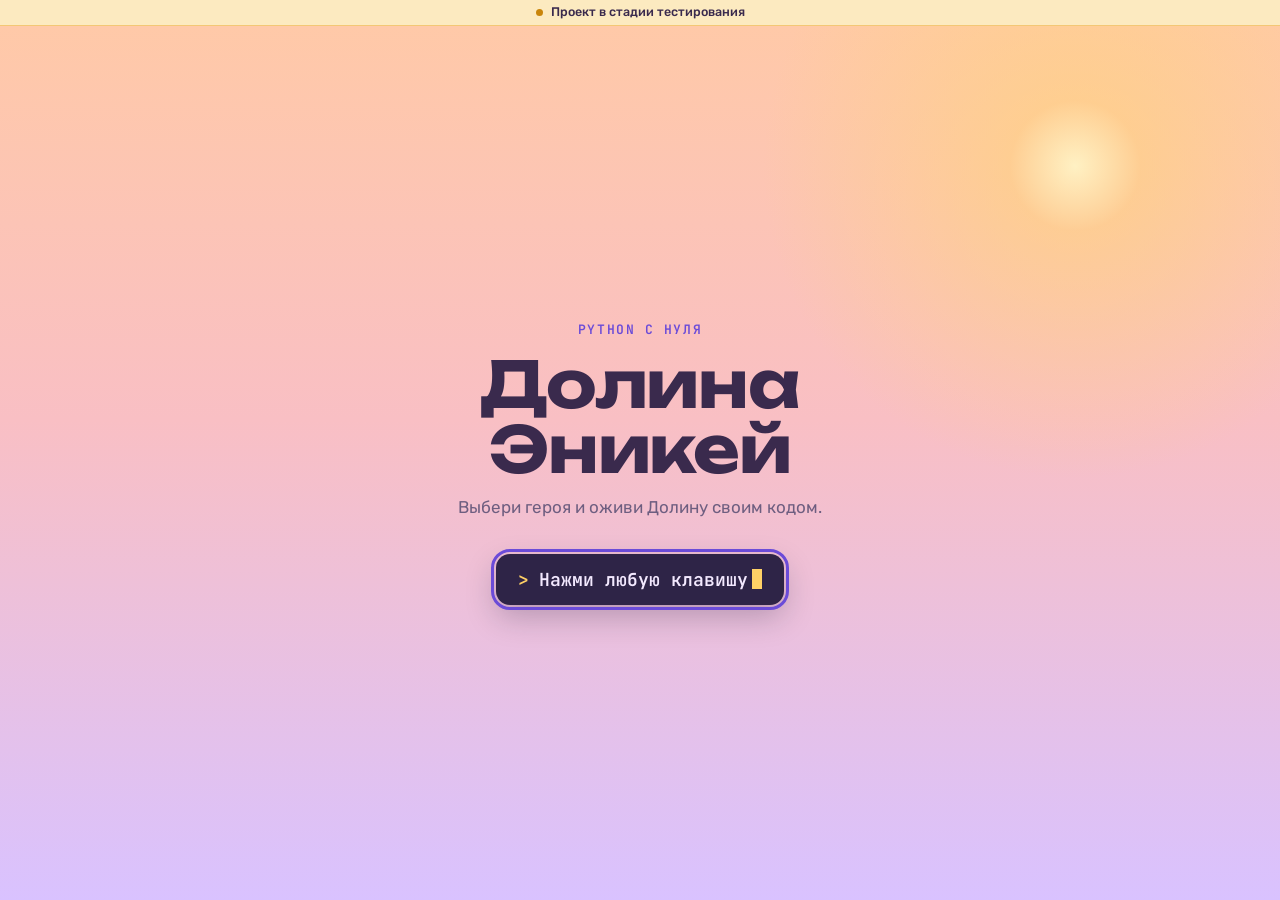
<file: index.html>
<!DOCTYPE html>
<html lang="ru">
<head>
<meta charset="utf-8">
<meta name="viewport" content="width=device-width, initial-scale=1, viewport-fit=cover">
<title>Долина Эникей — Python с нуля</title>
<link rel="preconnect" href="https://fonts.googleapis.com">
<link rel="preconnect" href="https://fonts.gstatic.com" crossorigin>
<link href="https://fonts.googleapis.com/css2?family=JetBrains+Mono:wght@400;600&family=Rubik:wght@400;500;600&family=Unbounded:wght@600;700&display=swap" rel="stylesheet">
<link rel="stylesheet" href="css/style.css">
</head>
<body>
<!-- Плашка сверху на всех экранах: закреплена над карточками, в ролике ?show и при печати скрыта (css/style.css, «Плашка тестирования») -->
<div class="beta" role="note"><i aria-hidden="true"></i>Проект в стадии тестирования</div>
<div class="splash" id="splash">
  <div class="splash-inner">
    <p class="splash-kicker">python с нуля</p>
    <h2>Долина Эникей</h2>
    <p class="lead">Выбери героя и оживи Долину своим кодом.</p>
    <button type="button" class="splash-btn" id="splashBtn"><span class="p">&gt;</span><span class="desk">Нажми любую клавишу</span><span class="touch">Коснись, чтобы начать</span><span class="cur" aria-hidden="true"></span></button>
  </div>
</div>
<section class="journey" id="journey" role="dialog" aria-modal="true" aria-labelledby="journeyTitle" aria-describedby="journeyIntro" hidden>
  <div class="journey-inner">
    <div class="journey-heading">
      <p class="splash-kicker">Долина Эникей · твоё приключение</p>
      <h2 id="journeyTitle">Кто отправится в Долину?</h2>
      <p id="journeyIntro">У каждого героя — свой путь. Нового героя ждут первые команды, открытия и звёзды.</p>
    </div>
    <div class="journey-grid" id="journeyCards" role="radiogroup" aria-label="Персонаж"></div>
    <div class="journey-footer">
      <div class="journey-summary" aria-live="polite"><b id="journeyName"></b><p id="journeyNote"></p></div>
      <button type="button" class="btn ghost" id="journeyCancel" hidden>Вернуться в игру</button>
      <button type="button" class="btn primary" id="journeyGo">Начать путь</button>
    </div>
    <p class="journey-save-note">Все герои проходят один курс. Пути сохраняются отдельно в этом браузере.</p>
    <p id="journeyError" class="journey-error" role="alert" hidden></p>
  </div>
</section>
<div class="app">
  <header class="top">
    <div class="brand">
      <h1>Долина Эникей</h1>
      <!-- Карта долины вместо списка уроков: кнопка открывает карту (js/app.js, renderValley) -->
      <button type="button" class="map-btn" id="mapBtn" aria-haspopup="dialog" aria-controls="valley">
        <span class="mb-ico" aria-hidden="true"><svg viewBox="0 0 24 24" fill="none" stroke="currentColor" stroke-width="2" stroke-linecap="round" stroke-linejoin="round"><path d="M9 4 3 6v14l6-2 6 2 6-2V4l-6 2z"/><path d="M9 4v14M15 6v14"/></svg></span>
        <span class="mb-text" id="mbText"></span>
        <span class="mb-stars" id="mbStars"></span>
      </button>
      <select id="lessonSel" hidden aria-hidden="true" tabindex="-1"></select>
      <button type="button" class="hero-badge" id="heroBtn" aria-haspopup="dialog" aria-controls="heroPage">
        <span class="hb-lvl" id="hbLvl">1</span>
        <span class="hb-text"><b id="hbName">Бит</b> <span id="hbTitle">Новичок</span></span>
        <span class="hb-bar" aria-hidden="true"><i id="hbBar"></i></span>
      </button>
    </div>
    <nav class="tabs" id="tabs" aria-label="Задания урока"></nav>
  </header>

  <main>
    <section class="code-pane" aria-label="Задание и код">
      <!-- Режим показа (?show): подпись к уровню вместо задания -->
      <div class="reel-cap" id="reelCap"><p class="reel-lesson" id="reelLesson"></p><h2 id="reelTitle"></h2><p class="reel-what" id="reelWhat"></p></div>
      <!-- Испытание Сбоя: идёт попытка — сколько решено, «Завершить» и «Выйти» (js/app.js, раздел «Испытание Сбоя») -->
      <div class="trial-bar" id="trialBar" hidden>
        <span class="tb-ico" title="Испытание Сбоя"><svg viewBox="0 0 24 24" aria-hidden="true"><path d="M14.5 17.5 3 6V3h3l11.5 11.5"/><path d="m13 19 6-6M16 16l4 4M19 21l2-2"/><path d="M9.5 6.5 21 18M14 5l7-2-2 7"/></svg></span>
        <span class="tb-text"><b id="trialCount"></b><span class="tb-note">без подсказок</span></span>
        <span class="tb-btns">
          <button type="button" class="btn secondary" id="trialFinish">Завершить</button>
          <button type="button" class="btn ghost" id="trialPause" title="Испытание подождёт: продолжить можно с карты долины">Выйти</button>
        </span>
      </div>
      <!-- Домашка по ссылке (#hw=…): какие задания задал репетитор и какие уже готовы -->
      <div class="hw" id="hw" hidden>
        <div class="hw-head"><b id="hwTitle">Домашка</b><span id="hwCount"></span><button type="button" class="hw-x" id="hwHide" aria-label="Скрыть домашку" title="Скрыть домашку">×</button></div>
        <div class="hw-list" id="hwList"></div>
      </div>
      <article class="task">
        <p class="num-line" id="taskNum"></p>
        <h2 id="taskTitle"></h2>
        <p class="goal" id="taskGoal"></p>
        <p class="new"><b id="taskNewLbl">Новое:</b> <span id="taskNew"></span></p>
        <div class="chips" id="chips" aria-label="Команды для этого задания"></div>
        <!-- Задание в консоли Python: как должно получиться (ввод и вывод первой проверки) -->
        <div class="py-sample" id="pySample" hidden></div>
      </article>

      <div class="editor">
        <div class="ed-bar"><span class="file" id="edFile">герой.py</span><span class="ed-tools">
          <button type="button" id="bigBtn" aria-pressed="false" title="Крупный шрифт — удобно показывать экран на занятии">A+</button>
          <button type="button" id="resetBtn">Вернуть исходный код</button></span></div>
        <div class="ed-scroll" id="edScroll">
          <div class="ed-inner">
            <div class="gutter" id="gutter" aria-hidden="true"></div>
            <div class="ed-code">
              <div class="band" id="band" hidden></div>
              <pre id="hl" aria-hidden="true"></pre>
              <textarea id="code" spellcheck="false" autocapitalize="off" autocomplete="off" autocorrect="off" wrap="off" aria-label="Код программы"></textarea>
            </div>
          </div>
        </div>
      </div>

      <!-- Переменные программы и что знает Бит: обновляется на каждой строке при запуске и в режиме «Шаг» -->
      <div class="vars" id="vars" aria-live="off" hidden></div>

      <div class="controls">
        <button type="button" class="btn primary" id="runBtn">Запуск</button>
        <button type="button" class="btn secondary" id="stepBtn">Шаг</button>
        <button type="button" class="btn secondary guess-btn" id="guessBtn" aria-pressed="false" title="Покажи на карте, где остановится Бит, — и проверим">Угадай</button>
        <button type="button" class="btn ghost" id="stopBtn" disabled>Стоп</button>
        <label class="speed">Скорость <input type="range" id="speed" min="0.5" max="3" step="0.5" value="1"><output id="speedVal">1,0×</output></label>
      </div>

      <div class="out" id="out" role="log" aria-live="polite"></div>

      <div class="hints">
        <div class="hints-row"><button type="button" class="btn secondary" id="hintBtn">Подсказка 1 из 2</button></div>
        <div id="hintBox" class="hints"></div>
      </div>
    </section>

    <section class="world" aria-label="Игровой мир">
      <!-- Мост к Python: вместо мира — карточка «у Бита → в Python», план для репетитора и консоль (js/app.js, runConsole) -->
      <div class="pyw" id="pyw" hidden>
        <section class="bridge" aria-labelledby="brTitle">
          <h3 id="brTitle">Мост к Python</h3>
          <p id="brText"></p>
          <div class="br-cols">
            <div class="br-col"><span class="br-cap">У Бита</span><pre class="br-code" id="brBit"></pre></div>
            <div class="br-arrow" aria-hidden="true">→</div>
            <div class="br-col"><span class="br-cap">В обычном Python</span><pre class="br-code" id="brPy"></pre></div>
          </div>
          <details class="tutor" id="tutor"><summary>Для репетитора: план на 15 минут</summary><ol id="tutorList"></ol></details>
        </section>
        <div class="pyc" role="region" aria-label="Консоль Python">
          <div class="pyc-bar"><span class="pyc-dots" aria-hidden="true"><i></i><i></i><i></i></span><span>Консоль Python</span></div>
          <pre class="pyc-out" id="pycOut" aria-live="polite"></pre>
        </div>
      </div>
      <div class="sky" id="sky" aria-hidden="true"></div>
      <div id="stage">
        <div class="bubble" id="bubble" aria-hidden="true"></div>
      </div>
      <div class="hud tl">
        <div class="hud-box">
          <span class="map-label" id="mapLabel">Карта 1 из 3</span>
          <div class="dots">
            <button type="button" class="dot" aria-label="Показать карту 1">1</button>
            <button type="button" class="dot" aria-label="Показать карту 2">2</button>
            <button type="button" class="dot" aria-label="Показать карту 3">3</button>
          </div>
        </div>
      </div>
      <div class="hud tr">
        <button type="button" class="hud-btn icon-btn" id="soundBtn" aria-pressed="true"></button>
        <button type="button" class="hud-btn" id="topBtn" aria-pressed="false">Вид сверху</button>
        <button type="button" class="hud-btn" id="newMapsBtn">Новые карты</button>
        <button type="button" class="hud-btn" id="liteBtn" aria-pressed="false">Лёгкая графика</button>
      </div>
      <div class="hud bl"><div class="hud-box coins" id="coins" hidden></div></div>
      <div class="reel-toast" id="reelToast" hidden></div>
      <!-- Режим «Угадай»: на карте три варианта, ученик выбирает, где остановится Бит -->
      <div class="hud tc" id="guessHud" hidden>
        <div class="hud-box guess-box">
          <span>Где остановится Бит?</span>
          <span class="guess-opts" id="guessOpts"></span>
          <button type="button" class="hud-btn" id="guessCancel">Отмена</button>
        </div>
      </div>
      <div class="result" id="result" hidden>
        <div class="res-card" role="dialog" aria-labelledby="resTitle">
          <div class="res-stars" id="resStars"></div>
          <h3 id="resTitle"></h3>
          <p class="res-level" id="resLevel" hidden></p>
          <ul id="resList"></ul>
          <div class="res-actions">
            <button type="button" class="btn primary" id="nextBtn">Дальше</button>
            <button type="button" class="btn secondary" id="againBtn">Новые карты</button>
            <button type="button" class="btn secondary bonus-btn" id="bonusBtn" hidden>★ Задание со звёздочкой</button>
            <button type="button" class="btn secondary" id="editLvlBtn" hidden>✎ Изменить уровень</button>
          </div>
        </div>
      </div>
      <!-- Реплика персонажа: пролог, начало и конец квеста -->
      <div class="talk" id="talk" hidden>
        <div class="talk-card" role="dialog" aria-labelledby="talkName" aria-describedby="talkText">
          <div class="talk-face" id="talkFace" aria-hidden="true"></div>
          <div class="talk-body">
            <p class="talk-name" id="talkName"></p>
            <p class="talk-text" id="talkText"></p>
            <div class="talk-actions">
              <button type="button" class="btn primary" id="talkNext">Дальше</button>
              <button type="button" class="btn ghost" id="talkSkip">Пропустить</button>
            </div>
          </div>
        </div>
      </div>
    </section>
  </main>
</div>
<!-- Режим показа (?show): карточки в начале и в конце ролика для Авито (тексты — REEL в js/app.js) -->
<div class="reel" id="reel" hidden>
  <div class="reel-card">
    <div class="reel-hero" id="reelHero" aria-hidden="true"></div>
    <p class="reel-kicker" id="reelKicker"></p>
    <h2 class="reel-name" id="reelName"></h2>
    <p class="reel-lead" id="reelLead"></p>
    <ul class="reel-lines" id="reelLines"></ul>
    <p class="reel-cta" id="reelCta" hidden></p>
  </div>
  <p class="reel-hint" id="reelHint"></p>
</div>
<!-- Карта долины: края по урокам (заполняет js/app.js, renderValley) -->
<div class="valley" id="valley" hidden>
  <div class="valley-card" role="dialog" aria-modal="true" aria-labelledby="valleyTitle">
    <div class="valley-head">
      <div><h2 id="valleyTitle">Карта долины</h2><p id="valleySub"></p></div>
      <div class="valley-tools">
        <button type="button" class="btn secondary trial-open" id="valleyTrial">Испытание Сбоя</button>
        <button type="button" class="btn secondary" id="valleyHw">Задать домашку</button>
        <button type="button" class="btn secondary" id="valleyMsg">Родителям</button>
        <button type="button" class="btn secondary" id="valleyEdit">✎ Свой уровень</button>
        <button type="button" class="gear-close" id="valleyClose" aria-label="Закрыть">×</button>
      </div>
    </div>
    <div class="valley-map" id="valleyMap"></div>
  </div>
</div>
<!-- Задать домашку: репетитор отмечает задания и получает ссылку (js/app.js, openHwBuilder) -->
<div class="valley" id="hwEd" hidden>
  <div class="valley-card hw-card" role="dialog" aria-modal="true" aria-labelledby="hwEdTitle">
    <div class="valley-head">
      <div><h2 id="hwEdTitle">Задать домашку</h2><p>Отметь задания и отправь ссылку: первое задание откроется сразу, над ним будет список домашки, а прогресс ученика сохранится.</p></div>
      <button type="button" class="gear-close" id="hwEdClose" aria-label="Закрыть">×</button>
    </div>
    <div class="hw-lessons" id="hwLessons"></div>
    <p class="hw-sum" id="hwSum" role="status"></p>
    <label class="hw-field"><span>Ссылка</span><input id="hwUrl" readonly></label>
    <label class="hw-field"><span>Сообщение</span><textarea id="hwMsg" rows="3" readonly></textarea></label>
    <div class="lvl-actions">
      <button type="button" class="btn primary" id="hwCopyMsg">Скопировать сообщение</button>
      <button type="button" class="btn secondary" id="hwCopyUrl">Скопировать ссылку</button>
    </div>
  </div>
</div>
<!-- Сообщения родителям: готовые тексты для репетитора — обращение, имя и подпись подставляются сами (js/messages.js, js/app.js — openMessages) -->
<div class="valley" id="msgEd" hidden>
  <div class="valley-card msg-card" role="dialog" aria-modal="true" aria-labelledby="msgTitle">
    <div class="valley-head">
      <div><h2 id="msgTitle">Сообщения родителям</h2><p>Готовые тексты для переписки — от ответа на Авито до просьбы об отзыве. Впиши имена, и они встанут во все тексты. В [квадратных скобках] — что дописать самим.</p></div>
      <button type="button" class="gear-close" id="msgClose" aria-label="Закрыть">×</button>
    </div>
    <div class="msg-fields">
      <label class="hw-field"><span>Имя ученика</span><input id="msgName" maxlength="24" autocomplete="off" placeholder="например, Саша"></label>
      <label class="hw-field"><span>Обращение к родителю — по желанию</span><input id="msgParent" maxlength="40" autocomplete="off" placeholder="например, Анна Сергеевна"></label>
      <label class="hw-field"><span>Подпись — по желанию</span><input id="msgSign" maxlength="40" autocomplete="off" placeholder="например, Мария, репетитор по Python"></label>
    </div>
    <ol class="msg-list" id="msgList"></ol>
    <p class="hp-tip msg-more">Для объявления: <a href="?shots">кадры для Авито</a> — готовые картинки, <a href="?show">ролик</a> — Бит сам проходит уровни, а запись экрана становится видео.</p>
  </div>
</div>
<!-- Свой уровень: редактор карты, проверка и ссылка (js/app.js, openEditor) -->
<div class="valley" id="lvlEd" hidden>
  <div class="valley-card lvl-card" role="dialog" aria-modal="true" aria-labelledby="lvlHead">
    <div class="valley-head">
      <div><h2 id="lvlHead">Свой уровень</h2><p>Нарисуй карту, реши её своей программой и отправь ссылку другу — или репетитору.</p></div>
      <button type="button" class="gear-close" id="lvlClose" aria-label="Закрыть">×</button>
    </div>
    <div class="lvl-bar">
      <div class="lvl-tools" id="lvlTools" role="radiogroup" aria-label="Что рисуем"></div>
      <div class="lvl-size">
        <span>Ширина</span><button type="button" data-size="w,-1" aria-label="Уже">−</button><output id="lvlW"></output><button type="button" data-size="w,1" aria-label="Шире">+</button>
        <span>Высота</span><button type="button" data-size="h,-1" aria-label="Ниже">−</button><output id="lvlH"></output><button type="button" data-size="h,1" aria-label="Выше">+</button>
      </div>
    </div>
    <div class="lvl-grid" id="lvlGrid" aria-label="Карта уровня"></div>
    <label class="lvl-name"><span>Название</span><input id="lvlName" maxlength="40" autocomplete="off" spellcheck="false"></label>
    <p class="lvl-status" id="lvlStatus" role="status"></p>
    <div class="lvl-actions">
      <button type="button" class="btn primary" id="lvlPlay">Играть</button>
      <button type="button" class="btn secondary" id="lvlLink">Ссылка на уровень</button>
      <button type="button" class="btn ghost" id="lvlClear">Очистить</button>
    </div>
    <input class="lvl-url" id="lvlUrl" readonly hidden aria-label="Ссылка на уровень">
  </div>
</div>
<!-- Итог пролога: карточка для ученика и родителя после пробного занятия (заполняет js/app.js) -->
<div class="recap" id="recap" hidden>
  <div class="recap-card" role="dialog" aria-modal="true" aria-labelledby="recapTitle">
    <header class="recap-top">
      <div class="recap-head">
        <p class="recap-kicker">Долина Эникей · <span id="recapDate"></span></p>
        <h2 id="recapTitle">Пролог пройден!</h2>
        <p class="recap-lead">Первые программы на настоящем Python — и робот Бит выполнил каждую.</p>
        <p class="recap-gear" id="recapGear"></p>
      </div>
      <div class="recap-hero" id="recapHero" aria-hidden="true"><span class="recap-lvl" id="recapLvl"></span></div>
    </header>
    <ul class="recap-stats" id="recapStats" aria-label="Итоги"></ul>
    <div class="recap-grid">
      <section>
        <h3>Задания</h3>
        <ol class="recap-tasks" id="recapTasks"></ol>
        <h3>Команды, которые уже знакомы</h3>
        <div class="recap-cmds" id="recapCmds"></div>
      </section>
      <section>
        <h3>Последняя программа</h3>
        <pre class="recap-code" id="recapCode"></pre>
      </section>
    </div>
    <section class="recap-next">
      <h3>Что дальше</h3>
      <p id="recapNextText"></p>
      <ol class="recap-path" id="recapPath" aria-label="Путь по долине"></ol>
    </section>
    <div class="recap-actions">
      <button type="button" class="btn primary" id="recapGo"></button>
      <button type="button" class="btn secondary" id="recapCert">Грамота</button>
      <button type="button" class="btn secondary" id="recapClose">Закрыть</button>
    </div>
  </div>
</div>
<!-- Испытание Сбоя: что проверяем, прошлые попытки, «Начать» или «Продолжить» (js/app.js, openTrialCard) -->
<div class="recap trial" id="trialCard" hidden>
  <div class="recap-card trial-card" role="dialog" aria-modal="true" aria-labelledby="tcTitle">
    <button type="button" class="gear-close tr-close" id="tcClose" aria-label="Закрыть">×</button>
    <header class="tc-head">
      <span class="tc-badge" aria-hidden="true"><svg viewBox="0 0 24 24" aria-hidden="true"><path d="M14.5 17.5 3 6V3h3l11.5 11.5"/><path d="m13 19 6-6M16 16l4 4M19 21l2-2"/><path d="M9.5 6.5 21 18M14 5l7-2-2 7"/></svg></span>
      <div>
        <p class="recap-kicker">Глава 1 · Долина Эникей</p>
        <h2 id="tcTitle">Испытание Сбоя</h2>
        <p class="recap-lead">Шесть испытаний — по одному на каждую тему главы. Карты новые, подсказок нет. Запускать и смотреть «Шагом» можно сколько угодно — засчитывается то, что получилось.</p>
      </div>
    </header>
    <h3>Что проверяем</h3>
    <ol class="tc-topics" id="tcTopics"></ol>
    <div id="tcHistBox" hidden>
      <h3>Прошлые испытания</h3>
      <div class="tr-hist" id="tcHist"></div>
    </div>
    <p class="tc-warn" id="tcWarn" hidden></p>
    <p class="tc-tutor">Для репетитора: первый раз — как точка отсчёта, дальше раз в месяц-два. Итог — карточкой для родителя: видно, как растёт результат.</p>
    <div class="recap-actions">
      <button type="button" class="btn primary" id="tcStart">Начать испытание</button>
      <button type="button" class="btn secondary" id="tcRestart" hidden>Начать заново</button>
      <button type="button" class="btn secondary" id="tcLast" hidden>Итог последнего</button>
    </div>
  </div>
</div>
<!-- Итог испытания — карточка для родителя: счёт, темы, было → стало, ссылка (js/app.js, openTrialResult). По ссылке #trial=… — только смотреть -->
<div class="recap trial" id="trialRes" hidden>
  <div class="recap-card trial-card" role="dialog" aria-modal="true" aria-labelledby="trTitle">
    <button type="button" class="gear-close tr-close" id="trClose" aria-label="Закрыть">×</button>
    <header class="tr-top">
      <div class="tr-ring" id="trRing" aria-hidden="true"></div>
      <div class="tr-head">
        <p class="recap-kicker" id="trKicker"></p>
        <h2 id="trTitle"></h2>
        <p class="recap-lead" id="trLead"></p>
        <p class="tr-name" id="trName" hidden></p>
      </div>
    </header>
    <p class="hp-shared-note" id="trSharedNote" hidden>Это итог испытания по ссылке: его можно только смотреть.</p>
    <h3>Темы главы</h3>
    <ul class="tr-topics" id="trTopics"></ul>
    <p class="tr-sum" id="trSum"></p>
    <section id="trGrowBox">
      <h3>Как растёт результат</h3>
      <div class="tr-hist big" id="trHist"></div>
      <p class="tr-delta" id="trDelta"></p>
    </section>
    <section class="hp-share" id="trShare" hidden>
      <h3>Поделиться</h3>
      <p class="hp-tip">Ссылка открывает эту карточку только для просмотра — например, для родителей. Всё нужное зашито в саму ссылку.</p>
      <label class="hw-field"><span>Ссылка</span><input id="trUrl" readonly></label>
      <label class="hw-field"><span>Сообщение</span><textarea id="trMsg" rows="3" readonly></textarea></label>
      <div class="lvl-actions">
        <button type="button" class="btn primary" id="trCopyMsg">Скопировать сообщение</button>
        <button type="button" class="btn secondary" id="trCopyUrl">Скопировать ссылку</button>
      </div>
      <p class="hw-sum" id="trShareSum" role="status"></p>
    </section>
    <div class="recap-actions">
      <button type="button" class="btn primary" id="trShareBtn">Поделиться</button>
      <button type="button" class="btn secondary" id="trCert" hidden>Грамота</button>
      <button type="button" class="btn primary" id="trOpenGame" hidden>Открыть Долину</button>
      <button type="button" class="btn secondary" id="trDone">Закрыть</button>
    </div>
  </div>
</div>
<!-- Грамота: за пролог, за Испытание Сбоя на 6 из 6 и за всю главу. Рисунок на canvas (js/cert.js) — он же идёт
     в печать (A4 альбомом, «Сохранить как PDF») и в картинку PNG для чата с родителями (js/app.js, openCert) -->
<div class="recap over cert" id="cert" hidden>
  <div class="recap-card cert-card" role="dialog" aria-modal="true" aria-labelledby="certTitle">
    <button type="button" class="gear-close tr-close" id="certClose" aria-label="Закрыть">×</button>
    <header class="cert-head">
      <p class="recap-kicker">Долина Эникей · для родителей</p>
      <h2 id="certTitle">Грамота</h2>
      <p class="recap-lead" id="certLead"></p>
    </header>
    <div class="cert-kinds" id="certKinds" aria-label="Какая грамота"></div>
    <div class="cert-paper"><canvas id="certCanvas" width="2970" height="2100" role="img" aria-label="Грамота"></canvas></div>
    <div class="cert-fields">
      <label class="hw-field"><span>Имя на грамоте</span><input id="certName" maxlength="24" autocomplete="off" placeholder="например, Саша Петрова"></label>
      <label class="hw-field"><span>Подпись репетитора — по желанию</span><input id="certTutor" maxlength="32" autocomplete="off" placeholder="например, Анна Сергеевна"></label>
    </div>
    <p class="hp-tip">Печать — лист A4 альбомом, в окне печати можно выбрать «Сохранить как PDF». Картинка — чтобы отправить в чат. Без имени на грамоте останется строка: его можно вписать от руки.</p>
    <div class="recap-actions">
      <button type="button" class="btn primary" id="certPrint">Распечатать или PDF</button>
      <button type="button" class="btn secondary" id="certPng">Скачать картинку</button>
      <button type="button" class="btn secondary" id="certShare" hidden>Отправить</button>
    </div>
    <p class="hw-sum" id="certSum" role="status"></p>
  </div>
</div>
<!-- Кадры для объявления (?shots): постеры для Авито на canvas (js/poster.js), каждый сохраняется картинкой PNG.
     Данные выдуманные, прогресс учеников не читается и не меняется (js/app.js, startShots) -->
<div class="shots" id="shots" hidden>
  <header class="shots-head">
    <div>
      <p class="recap-kicker">Долина Эникей · для объявления</p>
      <h2>Кадры для Авито</h2>
      <p class="recap-lead">Готовые картинки для объявления. Данные выдуманные, прогресс учеников на этом компьютере не меняется. Порядок — как в объявлении: первый кадр станет обложкой.</p>
    </div>
    <div class="shots-tools">
      <div class="shots-size" id="shotsSize" role="group" aria-label="Формат кадров">
        <button type="button" data-size="wide" aria-pressed="true">4:3 — для Авито</button>
        <button type="button" data-size="square" aria-pressed="false">1:1 — квадрат</button>
      </div>
      <button type="button" class="btn primary" id="shotsAll" disabled>Скачать все</button>
      <a class="btn ghost" id="shotsExit" href="./">Выйти</a>
    </div>
  </header>
  <p class="shots-status" id="shotsStatus" role="status"></p>
  <ol class="shots-grid" id="shotsGrid"></ol>
</div>
<!-- Страница героя: Бит на острове своего края, звание, темы курса, достижения, лавка Ады (кристаллы), снаряжение.
     По ссылке #hero=… та же страница открывается только для просмотра (js/app.js, openHeroPage) -->
<div class="hp" id="heroPage" hidden>
  <div class="hp-card" role="dialog" aria-modal="true" aria-labelledby="hpTitle">
    <button type="button" class="gear-close hp-close" id="hpClose" aria-label="Закрыть">×</button>
    <div class="hp-top">
      <div class="hp-stage" id="hpStage">
        <span class="hp-lvl" id="hpLvl" aria-hidden="true"></span>
        <span class="hp-gems" id="hpGems"></span>
        <span class="hp-place" id="hpPlace"></span>
        <!-- Примерка вещи из лавки: что надето на Бита сейчас и кнопка «Купить» -->
        <div class="hp-try" id="hpTry" hidden>
          <span class="hp-try-text"><b id="hpTryName"></b><span id="hpTryPrice"></span></span>
          <button type="button" class="btn primary" id="hpBuy">Купить</button>
          <button type="button" class="gear-close" id="hpTryOff" aria-label="Снять примерку">×</button>
        </div>
      </div>
      <div class="hp-head">
        <p class="hp-kicker" id="hpKicker"></p>
        <h2 id="hpTitle">Бит</h2>
        <p class="hp-rank" id="hpRank"></p>
        <p class="hp-name" id="hpName" hidden></p>
        <div class="hp-tabs" id="hpTabs" role="tablist" aria-label="Разделы страницы героя">
          <button type="button" role="tab" id="hpTabProg" aria-controls="hpPanelProg" aria-selected="true" data-tab="Prog">Прогресс</button>
          <button type="button" role="tab" id="hpTabShop" aria-controls="hpPanelShop" aria-selected="false" data-tab="Shop">Лавка Ады <span class="hp-gem-n" id="hpGemsTab"></span></button>
          <button type="button" role="tab" id="hpTabGear" aria-controls="hpPanelGear" aria-selected="false" data-tab="Gear">Снаряжение</button>
        </div>
        <div class="hp-panel" id="hpPanelProg" role="tabpanel" aria-labelledby="hpTabProg">
          <div class="hp-level">
            <div class="hp-level-line"><span id="hpLevelText"></span><span id="hpLevelStars"></span></div>
            <div class="hp-bar" aria-hidden="true"><i id="hpBar"></i></div>
            <p class="hp-next" id="hpNext"></p>
          </div>
          <ul class="hp-stats" id="hpStats" aria-label="Статистика"></ul>
        </div>
        <div class="hp-panel hp-scroll" id="hpPanelShop" role="tabpanel" aria-labelledby="hpTabShop" hidden>
          <p class="hp-tip" id="hpShopTip"></p>
          <ul class="hp-shop" id="hpShop"></ul>
          <p class="hp-shop-msg" id="hpShopMsg" role="status"></p>
        </div>
        <div class="hp-panel hp-scroll" id="hpPanelGear" role="tabpanel" aria-labelledby="hpTabGear" hidden>
          <p class="hp-tip" id="gearSub"></p>
          <ul class="gear-list hp-gear" id="gearList"></ul>
        </div>
      </div>
    </div>
    <p class="hp-shared-note" id="hpSharedNote" hidden>Это страница героя по ссылке: её можно только смотреть. Свой прогресс в этом браузере не меняется.</p>
    <section class="hp-sec">
      <h3>Темы курса</h3>
      <ol class="hp-topics" id="hpTopics"></ol>
    </section>
    <section class="hp-sec">
      <h3>Достижения <span class="hp-count" id="hpAchCount"></span></h3>
      <p class="hp-tip" id="hpAchTip">Нажми на полученное достижение — оно станет титулом под званием.</p>
      <ul class="hp-ach" id="hpAch"></ul>
    </section>
    <section class="hp-sec" id="hpTrialSec">
      <h3>Испытание Сбоя <span class="hp-count" id="hpTrialBest"></span></h3>
      <div class="tr-hist" id="hpTrialHist"></div>
      <div class="hp-trial-actions" id="hpTrialActions">
        <button type="button" class="btn secondary" id="hpTrialGo">Испытание Сбоя</button>
        <button type="button" class="btn ghost" id="hpTrialLast" hidden>Итог последнего</button>
      </div>
    </section>
    <section class="hp-sec" id="hpCertSec">
      <h3>Грамоты <span class="hp-count" id="hpCertCount"></span></h3>
      <ul class="hp-certs" id="hpCerts"></ul>
    </section>
    <section class="hp-sec" id="hpCodeSec">
      <h3 id="hpCodeTitle">Последняя программа</h3>
      <pre class="recap-code" id="hpCode"></pre>
    </section>
    <section class="hp-sec hp-share" id="hpShare" hidden>
      <h3>Поделиться</h3>
      <p class="hp-tip">Ссылка открывает эту страницу только для просмотра — для родителей, репетитора или друга. Всё нужное зашито в саму ссылку.</p>
      <label class="hw-field"><span>Имя на странице — по желанию</span><input id="hpNameInput" maxlength="24" autocomplete="off" placeholder="например, Саша"></label>
      <label class="hw-field"><span>Ссылка</span><input id="hpUrl" readonly></label>
      <label class="hw-field"><span>Сообщение</span><textarea id="hpMsg" rows="3" readonly></textarea></label>
      <div class="lvl-actions">
        <button type="button" class="btn primary" id="hpCopyMsg">Скопировать сообщение</button>
        <button type="button" class="btn secondary" id="hpCopyUrl">Скопировать ссылку</button>
      </div>
      <p class="hw-sum" id="hpShareSum" role="status"></p>
    </section>
    <div class="recap-actions hp-actions">
      <button type="button" class="btn primary" id="hpShareBtn">Поделиться</button>
      <button type="button" class="btn primary" id="hpOpenGame" hidden>Открыть Долину</button>
      <button type="button" class="btn secondary" id="storyBtn">История долины</button>
      <button type="button" class="btn secondary" id="recapBtn" hidden>Итог пролога</button>
    </div>
  </div>
</div>
<!-- 3D-библиотека (локальная копия, работает без интернета) -->
<script src="js/three.min.js"></script>
<!-- Учебный Python: разбор и пошаговое выполнение кода -->
<script src="js/minipy.js"></script>
<!-- Мир: команды героя и карты -->
<script src="js/world.js"></script>
<!-- Уроки по порядку: каждый файл добавляет себя в HeroWorld.LESSONS. Пролог — пробное занятие -->
<script src="js/lessons/0-prolog.js"></script>
<script src="js/lessons/1-komandy.js"></script>
<script src="js/lessons/2-cikly.js"></script>
<script src="js/lessons/3-usloviya.js"></script>
<script src="js/lessons/4-poka.js"></script>
<script src="js/lessons/5-peremennye.js"></script>
<script src="js/lessons/6-funkcii.js"></script>
<script src="js/lessons/7-labirint.js"></script>
<!-- Испытание Сбоя: шесть заданий по темам главы, результат — карточкой для родителя -->
<script src="js/trial.js"></script>
<!-- Сюжет: персонажи и реплики. Прокачка: уровни и снаряжение героя -->
<script src="js/story.js"></script>
<script src="js/gear.js"></script>
<!-- Достижения для страницы героя -->
<script src="js/awards.js"></script>
<!-- Грамота: рисунок для печати и картинки. Кадры для объявления (?shots) -->
<script src="js/cert.js"></script>
<script src="js/poster.js"></script>
<!-- Сообщения родителям: готовые тексты для репетитора -->
<script src="js/messages.js"></script>
<!-- Мост к Python: консоль обычного Python в каждом уроке -->
<script src="js/bridge.js"></script>
<!-- Звуки: синтез в браузере, без файлов -->
<script src="js/sound.js"></script>
<!-- Интерфейс, 3D-сцена и анимации -->
<script src="js/bit.js"></script>
<script src="js/inventor.js"></script>
<script src="js/finist.js"></script>
<script src="js/journeys.js"></script>
<script src="js/app.js"></script>
</body>
</html>
</file>
<file: css/style.css>
:root {
  --bg: #FFF0E6; --panel: #FFFFFF; --panel-2: #FFF7F0; --ink: #3A2A4D; --muted: #6E5E80; --line: #F0D9CC;
  --accent: #6B4BD8; --accent-ink: #FFFFFF; --accent-soft: #EFE6FF; --accent-deep: #4B32A6;
  --gold: #C9850A; --gold-star: #F5B82E; --mint: #1E9E7E; --danger: #D9482B; --coral: #FF9F6B;
  --sky1: #FFC9A8; --sky-mid: #F9BFC4; --sky2: #D9C2FF; --hud: rgba(255,255,255,.8);
  --sky-isle: rgba(196,128,170,.30); --sky-bank: #FFFFFF; --sky-bank-near: #FFF7FA; --sky-bank-op: .5; --sky-bank-near-op: .7; --sky-star: #FFF4E0; --stars: 0; --birds: .5; --sky-bird: #8A5A8C;
  --sun: radial-gradient(circle at 84% 16%, rgba(255,243,196,.95) 0, rgba(255,212,121,.55) 5%, rgba(255,212,121,0) 24%);
  --glow1: #FFD9C2; --glow2: #E6DBFF;
  --code: #2E2447; --code-bar: #3A2D5C; --code-line: #45376B; --code-ink: #F3E9FF; --code-dim: #75688F; --code-com: #8F82A8; --code-chip: #45376B;
  --shadow: 0 10px 24px rgba(107,75,216,.10), 0 2px 6px rgba(58,42,77,.06);
  --vm-grass: #CDEBB4; --vm-grass2: #B5DD97; --vm-river: #8DCFF5; --vm-rock: #B7AEC8; --vm-tree: #4CA86A; --vm-path: #C9A06E;
  --ui: "Rubik", "Segoe UI", system-ui, sans-serif;
  --display: "Unbounded", "Rubik", "Segoe UI", sans-serif;
  --mono: "JetBrains Mono", "Consolas", "Menlo", monospace;
  color-scheme: light;
}
@media (prefers-color-scheme: dark) {
  :root:not([data-theme="light"]) {
    --bg: #1B1530; --panel: #271F45; --panel-2: #2F2755; --ink: #FBEFE6; --muted: #BDB0D6; --line: #3A3162;
    --accent: #A996FF; --accent-ink: #1B1530; --accent-soft: #3A2F70; --accent-deep: #6B58C9;
    --gold: #FFC83D; --gold-star: #FFC83D; --mint: #3FD3B5; --danger: #FF7456; --coral: #FFA877;
    --sky1: #2A1B4F; --sky-mid: #4A2560; --sky2: #6A2F66; --hud: rgba(39,31,69,.82);
    --sky-isle: rgba(22,14,46,.42); --sky-bank: #9A70C2; --sky-bank-near: #A982CC; --sky-bank-op: .18; --sky-bank-near-op: .24; --sky-star: #FFF4E0; --stars: 1; --birds: 0; --sky-bird: #8A5A8C;
    --sun: radial-gradient(circle at 84% 16%, rgba(255,240,220,.9) 0, rgba(255,240,220,.28) 3%, rgba(255,240,220,0) 11%);
    --glow1: rgba(255,168,119,.12); --glow2: rgba(169,150,255,.14);
    --code: #150F29; --code-bar: #211A3F; --code-line: #3A3162; --code-ink: #F3E9FF; --code-dim: #6F638F; --code-com: #8F82A8; --code-chip: #3A3162;
    --shadow: 0 10px 24px rgba(0,0,0,.28), 0 2px 6px rgba(0,0,0,.2);
    --vm-grass: #24402F; --vm-grass2: #2B4D39; --vm-river: #2D5C85; --vm-rock: #4F4878; --vm-tree: #2F7A4C; --vm-path: #C9B68E;
    color-scheme: dark;
  }
}
:root[data-theme="dark"] {
  --bg: #1B1530; --panel: #271F45; --panel-2: #2F2755; --ink: #FBEFE6; --muted: #BDB0D6; --line: #3A3162;
  --accent: #A996FF; --accent-ink: #1B1530; --accent-soft: #3A2F70; --accent-deep: #6B58C9;
  --gold: #FFC83D; --gold-star: #FFC83D; --mint: #3FD3B5; --danger: #FF7456; --coral: #FFA877;
  --sky1: #2A1B4F; --sky-mid: #4A2560; --sky2: #6A2F66; --hud: rgba(39,31,69,.82);
  --sky-isle: rgba(22,14,46,.42); --sky-bank: #9A70C2; --sky-bank-near: #A982CC; --sky-bank-op: .18; --sky-bank-near-op: .24; --sky-star: #FFF4E0; --stars: 1; --birds: 0; --sky-bird: #8A5A8C;
  --sun: radial-gradient(circle at 84% 16%, rgba(255,240,220,.9) 0, rgba(255,240,220,.28) 3%, rgba(255,240,220,0) 11%);
  --glow1: rgba(255,168,119,.12); --glow2: rgba(169,150,255,.14);
  --code: #150F29; --code-bar: #211A3F; --code-line: #3A3162; --code-ink: #F3E9FF; --code-dim: #6F638F; --code-com: #8F82A8; --code-chip: #3A3162;
  --shadow: 0 10px 24px rgba(0,0,0,.28), 0 2px 6px rgba(0,0,0,.2);
  --vm-grass: #24402F; --vm-grass2: #2B4D39; --vm-river: #2D5C85; --vm-rock: #4F4878; --vm-tree: #2F7A4C; --vm-path: #C9B68E;
  color-scheme: dark;
}
:root { box-sizing: border-box; padding-top: env(safe-area-inset-top, 0px); padding-bottom: env(safe-area-inset-bottom, 0px); }
*, *::before, *::after { box-sizing: inherit; }
html { scroll-padding-top: env(safe-area-inset-top, 0px); height: 100%; }
body { margin: 0; height: 100%; background: radial-gradient(900px 500px at 88% -10%, var(--glow1), transparent 70%), radial-gradient(800px 600px at -5% 105%, var(--glow2), transparent 70%), var(--bg); background-attachment: fixed; color: var(--ink); font: 15px/1.5 var(--ui); -webkit-font-smoothing: antialiased; }
[hidden] { display: none !important; }
button { font: inherit; color: inherit; cursor: pointer; }
button:disabled { cursor: default; opacity: .45; }
:focus-visible { outline: 3px solid var(--accent); outline-offset: 2px; }

.app { display: grid; grid-template-rows: auto 1fr; grid-template-columns: minmax(0, 1fr); height: 100%; }
.app > *, .tabs { min-width: 0; }

/* Шапка */
.top { display: flex; align-items: center; gap: 20px; padding: 12px 18px; flex-wrap: wrap; }
.brand { display: flex; align-items: center; flex-wrap: wrap; gap: 8px 12px; margin-right: auto; }
.brand h1 { margin: 0; font: 700 21px/1.1 var(--display); letter-spacing: -.01em; }
.brand p { margin: 0; color: var(--muted); font-size: 14px; }
.lesson-pick select { font: 500 14px var(--ui); color: var(--ink); background: var(--panel); border: 1.5px solid var(--line); border-radius: 999px; padding: 6px 12px; max-width: 100%; }
.lesson-pick select:focus-visible { outline: 2px solid var(--accent); outline-offset: 2px; }
/* Кнопка «Карта долины» вместо списка уроков */
.map-btn { display: inline-flex; align-items: center; gap: 8px; max-width: 100%; border: 1.5px solid var(--line); background: var(--panel); color: var(--ink);
  border-radius: 999px; padding: 5px 14px 5px 6px; font-size: 14px; text-align: left; }
.map-btn:hover { border-color: var(--accent); }
.map-btn .mb-ico { display: grid; place-items: center; width: 28px; height: 28px; border-radius: 50%; background: var(--accent-soft); color: var(--accent); flex: none; }
.map-btn .mb-ico svg { width: 17px; height: 17px; }
.map-btn .mb-text { overflow: hidden; text-overflow: ellipsis; white-space: nowrap; }
.map-btn .mb-text span { color: var(--muted); }
.map-btn .mb-stars { color: var(--gold); font-weight: 600; white-space: nowrap; }
.sr-only { position: absolute; width: 1px; height: 1px; overflow: hidden; clip: rect(0 0 0 0); white-space: nowrap; }
.tabs { display: flex; gap: 8px; flex-wrap: wrap; }
.tab { transition: transform .12s, box-shadow .12s, border-color .12s; display: flex; align-items: center; gap: 8px; padding: 6px 12px 6px 6px; border: 1.5px solid var(--line); border-radius: 999px; background: var(--panel); }
.tab .num { display: grid; place-items: center; width: 28px; height: 28px; border-radius: 50%; background: var(--panel-2); font: 700 13px var(--display); }
.tab .nm { font-weight: 500; }
.tab:hover { transform: translateY(-1px); }
.tab.active { border-color: var(--accent); background: var(--accent-soft); box-shadow: 0 3px 0 color-mix(in srgb, var(--accent) 35%, transparent); }
.tab.active .num { background: var(--accent); color: var(--accent-ink); }
/* Разминка (задание из прошлого урока) и задание со звёздочкой */
.tab.warm { border-style: dashed; padding-right: 6px; gap: 4px; }
.tab.warm .num { background: color-mix(in srgb, var(--mint) 18%, var(--panel)); color: var(--mint); font-size: 15px; }
.tab.warm.active .num { background: var(--mint); color: #fff; }
.tab .tick { color: var(--mint); font-weight: 700; }
.tab.hwmark .num { box-shadow: 0 0 0 2px var(--panel), 0 0 0 4px color-mix(in srgb, var(--accent) 55%, transparent); } /* задано на дом */
.tab.bonus { border-color: color-mix(in srgb, var(--gold-star) 70%, var(--line)); }
.tab.bonus .num { background: var(--gold-star); color: #5A3A00; font-size: 14px; }
.tab.bonus.active { background: color-mix(in srgb, var(--gold-star) 18%, var(--panel)); border-color: var(--gold-star); }
.res-stars i.warm { color: var(--mint); }
/* Задания в консоли Python: вкладки с ›_ и номером */
.tab.py { padding-right: 10px; gap: 4px; border-color: color-mix(in srgb, #FFD166 55%, var(--line)); }
.tab.py .num { background: var(--code); color: #FFD166; font: 700 12px var(--mono); }
.tab.py.active { background: color-mix(in srgb, #FFD166 16%, var(--panel)); border-color: #E0AE2C; }
.tab.py.active .num { background: #FFD166; color: var(--code); }
.tab.py .nm { font: 600 13px var(--mono); }
.res-stars i.py { color: var(--code); font: 700 34px var(--mono); background: #FFD166; border-radius: 14px; padding: 2px 10px; display: inline-block; }
.hw-check.py { font-family: var(--mono); font-size: 12.5px; }
/* Испытание Сбоя: вкладки испытаний и счёт в карточке результата */
.tab.exam { border-color: color-mix(in srgb, var(--danger) 45%, var(--line)); }
.tab.exam .num { background: color-mix(in srgb, var(--danger) 14%, var(--panel)); color: var(--danger); }
.tab.exam.active { background: color-mix(in srgb, var(--danger) 10%, var(--panel)); border-color: var(--danger); }
.tab.exam.active .num { background: var(--danger); color: #fff; }
.res-stars i.exam { display: inline-block; padding: 4px 14px; border-radius: 14px; background: var(--danger); color: #fff; font: 700 30px var(--display); }
.bonus-btn { border-color: var(--gold-star); }
.stars i { font-style: normal; color: var(--line); font-size: 13px; letter-spacing: -1px; }
.stars i.on { color: var(--gold-star); }

/* Основная сетка */
main { display: grid; grid-template-columns: minmax(360px, 470px) 1fr; gap: 14px; padding: 0 14px 14px; min-height: 0; }
main > * { min-width: 0; }
.code-pane { display: flex; flex-direction: column; gap: 12px; min-height: 0; overflow-y: auto; padding-right: 2px; }

.task { background: var(--panel); border-radius: 22px; padding: 18px 20px; box-shadow: var(--shadow); }
.task .num-line { color: var(--muted); font-size: 13px; margin: 0 0 2px; }
.task h2 { margin: 0 0 8px; font: 700 20px/1.2 var(--display); }
.task .goal { margin: 0 0 10px; max-width: 60ch; }
.task .new { margin: 0 0 12px; padding: 8px 12px; background: var(--panel-2); border-radius: 10px; font-size: 14px; }
.task .new b { font-weight: 600; color: var(--accent); }
.chips { display: flex; gap: 6px; flex-wrap: wrap; }
.chip { font: 600 13px var(--mono); padding: 5px 10px; border-radius: 8px; border: 1.5px dashed var(--line); background: transparent; color: var(--gold); }
.chip:hover { border-style: solid; border-color: var(--gold); }

/* Редактор */
.editor { background: var(--code); border-radius: 22px; overflow: hidden; box-shadow: inset 0 0 0 1px var(--code-line); flex-shrink: 0; }
.ed-bar { display: flex; align-items: center; justify-content: space-between; padding: 8px 14px; background: var(--code-bar); color: #B7A6D6; font-size: 13px; }
.ed-bar .file { font-family: var(--mono); }
.ed-tools { display: inline-flex; align-items: center; gap: 6px; }
#bigBtn { font-weight: 700; padding: 2px 8px; border: 1px solid var(--code-line); }
#bigBtn[aria-pressed="true"] { color: var(--code); background: #FFD166; border-color: #FFD166; }
.ed-bar button { background: none; border: 0; color: #B7A6D6; padding: 2px 4px; font-size: 13px; border-radius: 6px; }
.ed-bar button:hover { color: #fff; }
.ed-scroll { overflow: auto; height: clamp(200px, 30vh, 340px); }
.ed-inner { display: inline-flex; min-width: 100%; min-height: 100%; }
.gutter { padding: 12px 8px 12px 12px; text-align: right; color: var(--code-dim); font: 15px/24px var(--mono); user-select: none; min-width: 42px; }
.gutter span { display: block; }
.gutter span.on.run { color: #FFD166; }
.gutter span.on.err { color: #FF8A70; }
.ed-code { position: relative; display: grid; flex: 1; }
.ed-code pre, .ed-code textarea {
  grid-area: 1 / 1; margin: 0; padding: 12px 18px 12px 10px; border: 0;
  font: 15px/24px var(--mono); white-space: pre; tab-size: 4; letter-spacing: 0;
  background: transparent; color: var(--code-ink);
}
.ed-code pre { position: relative; z-index: 1; pointer-events: none; min-width: max-content; }
.ed-code textarea { z-index: 2; color: transparent; caret-color: #FFD166; resize: none; overflow: hidden; outline: none; width: 100%; height: 100%; }
.ed-code textarea::selection { background: rgba(140,123,255,.35); color: transparent; }
.editor:focus-within { box-shadow: inset 0 0 0 2px #8C7BFF; }
.band { position: absolute; left: 0; right: 0; height: 24px; z-index: 0; transition: top .08s linear; }
.band.run { background: rgba(255,209,102,.16); box-shadow: inset 3px 0 0 #FFD166; }
.band.err { background: rgba(255,116,86,.2); box-shadow: inset 3px 0 0 #FF7456; }
/* Панель «Переменные» под редактором */
.vars { display: flex; flex-wrap: wrap; align-items: center; gap: 6px; padding: 8px 12px; border-radius: 14px; background: var(--code-bar); color: #C9CDF2; font: 13px/1.4 var(--mono); flex-shrink: 0; }
.vars[hidden] { display: none; }
.vars-cap { font: 600 12px var(--ui); color: #B7A6D6; margin-right: 2px; }
.vars-none { color: #6B7099; font-family: var(--ui); font-size: 12px; }
.vars-sep { flex: 1; min-width: 8px; }
.var { padding: 2px 8px; border-radius: 7px; background: var(--code-chip); white-space: nowrap; }
.var b { color: #FFD166; font-weight: 600; }
.var.loc b { color: #8FD3FF; }
.var.bit { background: transparent; box-shadow: inset 0 0 0 1px #3A4078; }
.var.bit b { color: #7FE0C8; }
.var.changed { animation: varFlash .9s ease; }
@keyframes varFlash { 0% { background: #FFD166; color: #3A2A4D; } 100% { background: var(--code-chip); } }
@media (prefers-reduced-motion: reduce) { .var.changed { animation: none; box-shadow: inset 0 0 0 1px #FFD166; } }
.t-kw { color: #FF8FB1; font-weight: 600; }
.t-hero { color: #FFD166; }
.t-fn { color: #8FD3FF; }
.t-num { color: #7FE0C8; }
.t-str { color: #B8F28B; }
.t-com { color: var(--code-com); font-style: italic; }
body.is-running .ed-code textarea { cursor: default; }

/* Управление */
.controls { display: flex; gap: 8px; align-items: center; flex-wrap: wrap; }
.btn { border: 0; border-radius: 14px; padding: 10px 16px; font-weight: 600; transition: transform .09s, box-shadow .09s, filter .15s; }
.btn.primary { background: linear-gradient(180deg, color-mix(in srgb, var(--accent) 86%, #fff), var(--accent)); color: var(--accent-ink); padding: 10px 22px; font-size: 16px;
  box-shadow: 0 4px 0 var(--accent-deep), 0 10px 18px color-mix(in srgb, var(--accent) 28%, transparent); }
.btn.primary:not(:disabled):active { transform: translateY(3px); box-shadow: 0 1px 0 var(--accent-deep); }
.btn.primary:not(:disabled):hover { filter: brightness(1.08); }
.btn.secondary { background: var(--panel); border: 1.5px solid var(--line); }
.btn.secondary:not(:disabled):active { transform: translateY(1px); }
.btn.ghost { background: transparent; border: 1.5px solid transparent; color: var(--muted); }
.speed { display: flex; align-items: center; gap: 8px; margin-left: auto; color: var(--muted); font-size: 13px; }
.speed input { width: 90px; accent-color: var(--accent); }
.speed output { min-width: 34px; font-variant-numeric: tabular-nums; }

/* Консоль */
.out { background: var(--panel); border: 1px solid var(--line); border-radius: 18px; padding: 10px 12px; min-height: 90px; max-height: 210px; overflow-y: auto; display: flex; flex-direction: column; gap: 6px; font-size: 14px; }
.msg { padding: 6px 10px; border-radius: 10px; }
.msg.info { color: var(--muted); padding-left: 0; }
.msg.map { color: var(--muted); font-weight: 600; font-size: 13px; padding: 2px 0 0; }
.msg.ok { background: color-mix(in srgb, var(--mint) 14%, transparent); color: var(--ink); }
.msg.err { background: color-mix(in srgb, var(--danger) 13%, transparent); border-left: 3px solid var(--danger); }
.msg.tip { background: color-mix(in srgb, var(--gold-star) 18%, transparent); }
.msg.print { font-family: var(--mono); font-size: 13px; background: var(--panel-2); }
.msg .ln { margin-right: 8px; border: 0; background: var(--danger); color: #fff; border-radius: 6px; padding: 1px 7px; font-size: 12px; font-weight: 600; }

/* Подсказки */
.hints { display: flex; flex-direction: column; gap: 8px; }
.hints-row { display: flex; gap: 8px; flex-wrap: wrap; }
.hint { background: var(--panel); border: 1px solid var(--line); border-radius: 14px; padding: 10px 14px; }
.hint .cap { display: block; font-weight: 600; font-size: 13px; color: var(--accent); margin-bottom: 4px; }
.hint.sol .cap { color: var(--gold); }
.hint pre { margin: 0; font: 13px/1.6 var(--mono); white-space: pre-wrap; }

/* Мир */
.world { position: relative; min-height: 0; border-radius: 28px; overflow: hidden; box-shadow: var(--shadow);
  background: var(--sun), linear-gradient(180deg, var(--sky1), var(--sky-mid) 45%, var(--sky2)); }
#stage { position: absolute; inset: 0; z-index: 1; }
/* Небо за 3D (paintSky в app.js): звёзды ночью, дальние островки, облачные гряды внизу, птицы днём. Под сценой Сбоя (::before) */
.world { isolation: isolate; }
.world::before { z-index: 1; }
.sky { position: absolute; inset: 0; z-index: 0; pointer-events: none; }
.sky svg { display: block; width: 100%; height: 100%; }
.sky-stars { fill: var(--sky-star); opacity: var(--stars); transition: opacity .6s; }
.sky-stars .tw { animation: twinkle 3.6s ease-in-out infinite; }
.sky-isles { fill: var(--sky-isle); }
.sky-banks { fill: var(--sky-bank); opacity: var(--sky-bank-op); }
.sky-banks.near { fill: var(--sky-bank-near); opacity: var(--sky-bank-near-op); }
.sky-birds { fill: none; stroke: var(--sky-bird); stroke-width: 2.2; stroke-linecap: round; opacity: var(--birds); }
.sky .bob { animation: skyBob 9s ease-in-out infinite; }
.sky .bob.b2 { animation-duration: 11s; animation-delay: -4s; }
.sky .bob.b3 { animation-duration: 7s; animation-delay: -2s; }
.sky .drift { animation: skyDrift 40s ease-in-out infinite alternate; }
.sky .drift.d2 { animation-duration: 52s; animation-direction: alternate-reverse; }
.sky .drift.d3 { animation-duration: 34s; }
.sky .fly { animation: skyFly 46s linear infinite; animation-delay: -12s; }
@keyframes twinkle { 50% { opacity: .25; } }
@keyframes skyBob { 50% { transform: translateY(-10px); } }
@keyframes skyDrift { to { transform: translateX(60px); } }
@keyframes skyFly { from { transform: translate(-80px, 170px); } to { transform: translate(1300px, 110px); } }
.world.py .sky { display: none; }
body.lite .sky * { animation: none !important; }
@media (prefers-reduced-motion: reduce) { .sky * { animation: none !important; } }
#stage canvas { display: block; touch-action: pan-y; cursor: grab; }
#stage canvas:active { cursor: grabbing; }
.hud { position: absolute; display: flex; gap: 8px; align-items: center; z-index: 3; }
.hud.tl { top: 14px; left: 14px; }
.hud.tr { top: 14px; right: 14px; }
.hud.bl { bottom: 14px; left: 14px; }
/* «Угадай»: подсказка над картой, кнопка в режиме выбора, курсор-прицел */
.hud.tc { top: 64px; left: 14px; right: 14px; justify-content: center; pointer-events: none; }
.hud.tc > * { pointer-events: auto; }
.guess-box { font-weight: 600; font-size: 14px; gap: 10px; box-shadow: 0 6px 20px rgba(18,20,43,.18); }
.guess-btn[aria-pressed="true"] { border-color: var(--accent); background: var(--accent-soft); color: var(--accent); }
#stage.picking.over-opt { cursor: pointer; }
.guess-opts { display: flex; gap: 6px; }
.guess-opt { width: 34px; height: 34px; border-radius: 50%; border: 3px solid #fff; padding: 0; background: var(--opt, #6a55ea); color: #fff;
  font: 700 16px var(--display); display: grid; place-items: center; box-shadow: 0 2px 8px rgba(18,20,43,.25); transition: transform .12s; }
.guess-opt:hover { transform: scale(1.12); }
.hud-box { background: var(--hud); backdrop-filter: blur(8px); -webkit-backdrop-filter: blur(8px); border-radius: 14px; padding: 6px 10px; display: flex; align-items: center; gap: 8px; }
.hud-btn { background: var(--hud); backdrop-filter: blur(8px); -webkit-backdrop-filter: blur(8px); border: 0; border-radius: 12px; padding: 8px 12px; font-size: 14px; font-weight: 500; }
.icon-btn { display: grid; place-items: center; padding: 6px; width: 36px; height: 36px; color: var(--ink); }
.icon-btn svg { width: 20px; height: 20px; }
.icon-btn[aria-pressed="false"] { color: var(--muted); }
.map-label { font-weight: 600; font-size: 14px; }
.dots { display: flex; gap: 6px; }
.dot { width: 26px; height: 26px; border-radius: 50%; border: 2px solid var(--line); background: var(--panel); font: 700 12px var(--display); display: grid; place-items: center; padding: 0; color: var(--muted); }
.dot.cur { border-color: var(--accent); color: var(--ink); }
.dot.active { border-color: var(--accent); background: var(--accent); color: var(--accent-ink); }
.dot.ok { background: var(--mint); border-color: var(--mint); color: #fff; }
.dot.fail { background: var(--danger); border-color: var(--danger); color: #fff; }
.coins { font-weight: 600; }
@media (max-width: 560px) { .coins .c-word { display: none; } } /* на телефоне просто «2 из 3» */
.coins::before { content: ""; display: inline-block; width: 12px; height: 12px; border-radius: 50%; background: var(--gold-star); margin-right: 8px; vertical-align: -1px; box-shadow: inset 0 0 0 2px rgba(0,0,0,.12); }

.bubble { position: absolute; left: 0; top: 0; z-index: 4; pointer-events: none; opacity: 0; transition: opacity .15s;
  background: #fff; color: #3A2A4D; font: 600 14px/1.2 var(--ui); padding: 7px 12px; border-radius: 14px; white-space: nowrap; box-shadow: 0 6px 18px rgba(20,20,60,.18); border: 2px solid #fff; }
.bubble::after { content: ""; position: absolute; left: 50%; bottom: -8px; margin-left: -7px; border: 7px solid transparent; border-bottom: 0; border-top-color: inherit; }
.bubble.show { opacity: 1; }
.bubble.yes { border-color: #3FD3B5; }
.bubble.no { border-color: #B9BEDD; }
.bubble.bad { background: #FF6B4A; border-color: #FF6B4A; color: #fff; }

.result { position: absolute; inset: 0; z-index: 5; display: grid; place-items: center; padding: 20px; background: rgba(18,20,43,.28); }
.result[hidden] { display: none; }
.res-card { background: var(--panel); border-radius: 22px; padding: 22px 26px; width: min(380px, 100%); box-shadow: 0 20px 50px rgba(18,20,43,.3); }
.res-stars { font-size: 40px; line-height: 1; margin-bottom: 8px; }
.res-stars i { font-style: normal; color: var(--line); }
.res-stars i.on { color: var(--gold-star); display: inline-block; animation: starPop .6s cubic-bezier(.3,1.5,.5,1) both; text-shadow: 0 0 18px color-mix(in srgb, var(--gold-star) 55%, transparent); }
.res-stars i.on:nth-child(2) { animation-delay: .14s; }
.res-stars i.on:nth-child(3) { animation-delay: .28s; }
@keyframes starPop { 0% { transform: scale(0) rotate(-40deg); opacity: 0; } 60% { transform: scale(1.35) rotate(8deg); opacity: 1; } 100% { transform: scale(1) rotate(0); } }
@media (prefers-reduced-motion: reduce) { .res-stars i.on { animation: none; } }
.res-card h3 { margin: 0 0 10px; font: 700 18px/1.25 var(--display); }
.res-card ul { list-style: none; margin: 0 0 16px; padding: 0; display: grid; gap: 6px; font-size: 14px; }
.res-card li { color: var(--muted); padding-left: 24px; position: relative; }
.res-card li::before { content: "–"; position: absolute; left: 6px; }
.res-card li.on { color: var(--ink); }
.res-card li.on::before { content: "✓"; color: var(--mint); font-weight: 700; left: 4px; }
.res-actions { display: flex; gap: 8px; flex-wrap: wrap; }
.res-level { margin: -2px 0 12px; padding: 8px 12px; border-radius: 12px; background: var(--accent-soft); font-weight: 600; font-size: 14px; }

/* Герой: уровень в шапке (открывает страницу героя) и снаряжение */
.hero-badge { position: relative; display: inline-flex; align-items: center; gap: 8px; border: 1.5px solid var(--line); background: var(--panel); color: var(--ink); border-radius: 999px; padding: 4px 12px 4px 4px; font-size: 14px; }
.hero-badge.new::after { content: ""; position: absolute; top: -3px; right: -3px; width: 12px; height: 12px; border-radius: 50%; background: var(--danger); box-shadow: 0 0 0 2px var(--panel); } /* новое достижение */
.hero-badge:hover { border-color: var(--accent); }
.hb-lvl { display: grid; place-items: center; width: 28px; height: 28px; border-radius: 50%; background: var(--accent); color: var(--accent-ink); font: 700 13px var(--display); }
.hb-text { white-space: nowrap; }
.hb-text span { color: var(--muted); }
.hb-bar { width: 56px; height: 6px; border-radius: 3px; background: var(--panel-2); overflow: hidden; }
.hb-bar i { display: block; height: 100%; width: 0; background: var(--gold-star); border-radius: 3px; transition: width .4s; }
.gear-close { border: 0; background: transparent; color: var(--muted); font-size: 24px; line-height: 1; padding: 0 4px; }
.gear-sub { margin: 6px 0 12px; color: var(--muted); font-size: 14px; }
.gear-list { list-style: none; margin: 0 0 14px; padding: 0; display: grid; gap: 6px; }
.gear-item { width: 100%; display: flex; justify-content: space-between; align-items: center; gap: 8px; padding: 8px 12px; border-radius: 12px;
  border: 1.5px solid var(--line); background: var(--panel); color: var(--ink); font-size: 14px; text-align: left; }
.gear-item[aria-pressed="true"] { border-color: var(--accent); background: var(--accent-soft); box-shadow: 0 6px 14px color-mix(in srgb, var(--accent) 22%, transparent); }
.gear-item:disabled { color: var(--muted); border-style: dashed; }
.gear-head { grid-column: 1 / -1; margin: 8px 0 0; font-size: 12px; font-weight: 700; letter-spacing: .07em; text-transform: uppercase; color: var(--muted); }
.gear-head:first-child { margin-top: 0; }
.gi-state { font-size: 12px; color: var(--muted); white-space: nowrap; }
.gear-item[aria-pressed="true"] .gi-state { color: var(--accent); font-weight: 600; }

/* Сюжет: реплика персонажа поверх мира */
.talk { position: absolute; left: 14px; right: 14px; bottom: 14px; z-index: 7; display: flex; justify-content: center; }
.talk-card { display: flex; gap: 14px; align-items: flex-start; width: min(620px, 100%); background: var(--panel); border-radius: 20px; padding: 16px 18px; box-shadow: 0 20px 50px rgba(18,20,43,.3); }
.talk-face { flex: none; display: grid; place-items: center; width: 52px; height: 52px; border-radius: 50%; color: #fff; font: 700 22px var(--display); }
.talk-name { margin: 0 0 4px; color: var(--muted); font-size: 14px; font-weight: 600; }
.talk-text { margin: 0 0 12px; font-size: 17px; line-height: 1.45; }
.talk-actions { display: flex; gap: 8px; flex-wrap: wrap; }

@media (max-width: 900px) {
  html, body { height: auto; }
  .app { height: auto; }
  main { grid-template-columns: 1fr; }
  .world { order: -1; height: 52vh; min-height: 300px; }
  .code-pane { overflow: visible; }
  .ed-code pre, .ed-code textarea, .gutter { font-size: 16px; }
  .top { padding: 10px 14px; }
  .speed { margin-left: 0; }
  .tabs { flex-wrap: nowrap; overflow-x: auto; width: 100%; padding-bottom: 2px; }
  .tab { flex-shrink: 0; }
  .hud.tr { top: auto; bottom: 14px; right: 14px; }
  .hud.tl { left: 10px; top: 10px; }
  .hud.bl { left: 10px; bottom: 14px; }
  .hud.tr { max-width: calc(100% - 110px); flex-wrap: wrap; justify-content: flex-end; row-gap: 6px; } /* не наезжать на монеты */
  .hud-btn { padding: 6px 10px; font-size: 13px; }
  .hud-box { padding: 5px 8px; }
  .guess-box { font-size: 13px; }
  .guess-opt { width: 30px; height: 30px; font-size: 14px; border-width: 2px; }
}
/* узкий мир рядом с кодом (планшет боком): кнопки справа не наезжают на номера карт */
@media (min-width: 901px) and (max-width: 1100px) {
  .map-label { display: none; }
  .hud-btn { padding: 6px 10px; font-size: 13px; }
  .hud.tr { max-width: calc(100% - 150px); flex-wrap: wrap; justify-content: flex-end; row-gap: 6px; }
}
/* Заставка */
.splash { position: fixed; inset: 0; z-index: 50; display: grid; place-items: center; padding: 24px;
  padding-top: calc(24px + env(safe-area-inset-top, 0px)); padding-bottom: calc(24px + env(safe-area-inset-bottom, 0px));
  background: var(--sun), linear-gradient(180deg, var(--sky1), var(--sky-mid) 45%, var(--sky2)); transition: opacity .35s, visibility .35s; }
.splash.hide { opacity: 0; visibility: hidden; }
/* Выбор героя: настоящие 3D-портреты, отдельный сохранённый путь у каждого. */
.journey { position: fixed; inset: 0; z-index: 90; overflow-y: auto; padding: 36px 28px 24px;
  background: radial-gradient(ellipse at 10% 0%, var(--glow2), transparent 55%), radial-gradient(ellipse at 95% 90%, var(--glow1), transparent 55%), var(--bg); }
.journey-inner { width: min(1240px, 100%); margin: auto; }
.journey-heading { text-align: center; margin: 12px auto 28px; }
.journey-heading h2 { font: 700 clamp(25px, 3.8vw, 44px)/1.2 var(--display); letter-spacing: -.035em; margin: 10px 0 14px; }
.journey-heading > p:last-child { max-width: 660px; margin: auto; color: var(--muted); font-size: 17px; }
.journey-grid { display: grid; grid-template-columns: repeat(6, minmax(0, 1fr)); gap: 14px; }
.journey-card { position: relative; display: flex; flex-direction: column; align-items: center; min-width: 0; padding: 18px 12px;
  border: 2px solid var(--line); border-radius: 24px; background: var(--panel); box-shadow: var(--shadow); text-align: center;
  transition: transform .18s, border-color .18s, box-shadow .18s; }
.journey-card:hover { transform: translateY(-5px); border-color: var(--accent); }
.journey-card[aria-checked="true"] { border-color: var(--accent); background: linear-gradient(var(--panel), var(--accent-soft));
  box-shadow: 0 6px 0 var(--accent-deep), 0 16px 30px color-mix(in srgb, var(--accent) 16%, transparent); transform: translateY(-5px); }
.journey-card[aria-checked="true"]::after { content: '✓'; position: absolute; top: 12px; right: 12px; width: 25px; height: 25px;
  border-radius: 50%; color: var(--accent-ink); background: var(--accent); font-weight: 700; }
.journey-badge { align-self: flex-start; border-radius: 20px; padding: 4px 9px; background: var(--panel-2); color: var(--muted); font-size: 11px; font-weight: 600; }
.journey-portrait { width: 100%; aspect-ratio: 1; display: grid; place-items: center; margin: 10px 0 4px;
  border-radius: 50%; background: radial-gradient(circle, var(--accent-soft), transparent 70%); }
.journey-portrait canvas { width: 100%; height: auto; display: block; }
.journey-card b { font-size: clamp(14px, 1.25vw, 18px); margin: 5px 0 8px; }
.journey-desc { color: var(--muted); font-size: 13px; line-height: 1.45; min-height: 3em; }
.journey-stats { margin-top: auto; padding-top: 16px; color: var(--gold); font-size: 13px; font-weight: 600; }
.journey-footer { display: flex; align-items: center; gap: 16px; margin-top: 28px; padding: 22px 26px; border: 1px solid var(--line);
  border-radius: 22px; background: var(--panel); box-shadow: var(--shadow); }
.journey-summary { flex: 1; }
.journey-summary b { font-size: 19px; }
.journey-summary p { margin: 4px 0 0; color: var(--muted); }
.journey-footer .primary { min-width: 220px; padding: 14px 24px; }
.journey-save-note { text-align: center; color: var(--muted); font-size: 12px; margin: 18px 0 0; }
.journey-error { padding: 12px; color: var(--danger); background: var(--panel); border-radius: 12px; }
body.choosing { overflow: hidden; }
@media (max-width: 1100px) { .journey-grid { grid-template-columns: repeat(3, minmax(0, 1fr)); } .journey-card b { font-size: 17px; } }
@media (max-width: 600px) {
  .journey { padding: 22px 14px; }
  .journey-heading { margin: 0 auto 24px; }
  .journey-heading > p:last-child { font-size: 14px; }
  .journey-grid { grid-template-columns: repeat(2, minmax(0, 1fr)); gap: 12px; }
  .journey-card { padding: 12px 9px; border-radius: 18px; }
  .journey-card b { font-size: 13px; }
  .journey-desc { font-size: 12px; }
  .journey-footer { flex-wrap: wrap; padding: 18px; gap: 12px; }
  .journey-summary { flex-basis: 100%; }
  .journey-footer .primary { width: 100%; min-width: 0; }
}
@media (prefers-reduced-motion: reduce) { .journey-card { transition: none; } .journey-card:hover { transform: none; } }
@media print { .journey { display: none !important; } }
.splash-inner { text-align: center; max-width: 560px; }
.splash-kicker { font: 600 13px var(--mono); letter-spacing: .12em; text-transform: uppercase; color: var(--accent); margin: 0 0 14px; }
.splash h2 { margin: 0 0 12px; font: 700 clamp(34px, 8vw, 64px)/1.02 var(--display); letter-spacing: -.02em; }
.splash p.lead { margin: 0 auto 34px; color: var(--muted); font-size: 17px; max-width: 40ch; }
.splash-btn { font: 600 18px var(--mono); background: var(--code); color: var(--code-ink); border: 0; border-radius: 14px; padding: 14px 22px; box-shadow: 0 12px 30px rgba(23,26,54,.25); }
.splash-btn .p { color: #FFD166; margin-right: 10px; }
.splash-btn .cur { display: inline-block; width: .6em; height: 1.1em; vertical-align: -3px; margin-left: 4px; background: #FFD166; animation: blink 1s steps(1) infinite; }
.splash-btn .touch { display: none; }
/* узкий телефон: реплики компактнее, чтобы мир и сцена оставались видны */
@media (max-width: 560px) {
  .talk { left: 8px; right: 8px; bottom: 8px; }
  .talk-card { gap: 10px; padding: 12px 14px; border-radius: 16px; }
  .talk-face { width: 36px; height: 36px; font-size: 16px; }
  .talk-name { font-size: 13px; margin-bottom: 2px; }
  .talk-text { font-size: 15px; line-height: 1.4; margin-bottom: 8px; }
  .talk-actions { flex-wrap: nowrap; }
  .talk-actions .btn { padding: 7px 14px; font-size: 14px; }
}
/* узкий телефон: вопрос сверху, варианты под ним */
@media (max-width: 480px) {
  .guess-box { flex-wrap: wrap; justify-content: center; row-gap: 6px; }
  .guess-box > span:first-child { flex-basis: 100%; text-align: center; }
}
@media (hover: none) { .splash-btn .desk { display: none; } .splash-btn .touch { display: inline; } }
@keyframes blink { 50% { opacity: 0; } }
/* Сцена конца пролога: небо темнеет (storm), мир на миг «сбоит» (glitch) */
.world::before { content: ""; position: absolute; inset: 0; z-index: 0; pointer-events: none; opacity: 0; transition: opacity .9s ease;
  background: radial-gradient(120% 90% at 70% 8%, #6a1f6e 0%, #2a1c52 52%, #120f2a 100%); }
.world.storm::before { opacity: .94; }
.world::after { content: ""; position: absolute; inset: 0; z-index: 2; pointer-events: none; opacity: 0;
  background: repeating-linear-gradient(0deg, rgba(255,43,214,.18) 0 2px, transparent 2px 6px); }
.world.glitch::after { animation: scan .7s steps(3) 1; }
.world.glitch #stage canvas { animation: glitch .7s steps(1) 1; }
@keyframes scan { 0% { opacity: .9; transform: translateY(0); } 50% { opacity: .55; transform: translateY(-3px); } 100% { opacity: 0; } }
@keyframes glitch {
  0% { transform: none; filter: none; }
  15% { transform: translate(-8px, 2px) skewX(-4deg); filter: hue-rotate(70deg) saturate(1.8); }
  30% { transform: translate(6px, -3px); filter: hue-rotate(-60deg) contrast(1.4); }
  45% { transform: translate(-3px, 0) skewX(3deg); filter: invert(.15) hue-rotate(140deg); }
  60% { transform: translate(4px, 2px); filter: saturate(2.2); }
  75% { transform: translate(-2px, -1px); filter: hue-rotate(40deg); }
  100% { transform: none; filter: none; }
}
/* Реплики Великого Сбоя «сбоят»: тёмная карточка, цветной сдвиг текста, дрожащий значок */
.talk.sboy .talk-card { background: #14132B; color: #F3EAFF; box-shadow: 0 0 0 1.5px #FF2BD6, 0 20px 50px rgba(0,0,0,.5); }
.talk.sboy .talk-name { color: #FF8FE6; }
.talk.sboy .talk-text { text-shadow: 1.5px 0 rgba(255,43,214,.65), -1.5px 0 rgba(43,240,255,.65); }
.talk.sboy .talk-face { box-shadow: 0 0 0 3px #FF2BD6, 0 0 18px #FF2BD6; animation: jitter .25s steps(2) infinite; }
.talk.sboy .btn.ghost { color: #C9B8FF; }
@keyframes jitter { 50% { transform: translate(1px, -1px) rotate(-4deg); } }

/* Режим показа (?show): только мир и код, крупно — для записи ролика на Авито */
.reel-cap, .reel-toast { display: none; }
body.show-mode .top, body.show-mode .task, body.show-mode .controls, body.show-mode .out, body.show-mode .hints,
body.show-mode .ed-bar button, body.show-mode .hud.tl, body.show-mode .hud.tr, body.show-mode #guessHud { display: none !important; }
body.show-mode .app { grid-template-rows: 1fr; height: 100vh; }
body.show-mode main { padding-top: 14px; grid-template-columns: minmax(380px, 38%) 1fr; }
body.show-mode .code-pane { overflow: hidden; }
body.show-mode .editor { flex: 1; display: flex; flex-direction: column; min-height: 0; }
body.show-mode .ed-scroll { flex: 1; height: auto; }
body.show-mode .ed-code pre, body.show-mode .ed-code textarea, body.show-mode .gutter { font-size: 20px; line-height: 32px; }
body.show-mode .band { height: 32px; }
body.show-mode .reel-cap { display: block; background: var(--panel); border: 1px solid var(--line); border-radius: 20px; padding: 16px 20px; }
.reel-cap.in { animation: capIn .5s cubic-bezier(.2,.9,.3,1.1); }
.reel-lesson { display: inline-block; margin: 0 0 8px; padding: 4px 12px; border-radius: 999px; background: var(--accent-soft); color: var(--accent);
  font-size: 13px; font-weight: 700; letter-spacing: .06em; text-transform: uppercase; }
.reel-cap h2 { margin: 0 0 4px; font: 700 26px/1.15 var(--display); }
.reel-what { margin: 0; font-size: 17px; color: var(--muted); }
body.show-mode .reel-toast:not([hidden]) { display: block; position: absolute; top: 18px; left: 50%; transform: translateX(-50%); z-index: 4; white-space: nowrap;
  padding: 10px 20px; border-radius: 14px; background: var(--hud); backdrop-filter: blur(8px); -webkit-backdrop-filter: blur(8px);
  font: 700 18px var(--ui); box-shadow: 0 8px 24px rgba(18,20,43,.18); }
.reel-toast.in { animation: toastIn .45s ease; }
.reel-caret { display: inline-block; width: 2px; height: 1.05em; margin-left: 1px; background: #FFD166; vertical-align: -.18em; animation: blink 1s steps(1) infinite; }
@keyframes blink { 50% { opacity: 0; } }
@keyframes capIn { from { transform: translateY(-10px); opacity: 0; } }
@keyframes toastIn { from { transform: translate(-50%, -10px); opacity: 0; } }
.reel { position: fixed; inset: 0; z-index: 60; display: grid; place-items: center; padding: 24px; color: #fff; transition: opacity .6s ease;
  background: radial-gradient(120% 80% at 50% 0%, #4b2fa8 0%, #241a58 45%, #110d2c 100%); }
.reel[hidden] { display: none; }
.reel.out { opacity: 0; }
.reel-card { text-align: center; max-width: 920px; animation: rise .6s cubic-bezier(.2,.9,.3,1.1); }
.reel-hero { position: relative; width: clamp(160px, 22vmin, 240px); aspect-ratio: 1; margin: 0 auto 12px; border-radius: 50%;
  background: radial-gradient(circle at 50% 45%, rgba(140,123,255,.5) 0 40%, rgba(140,123,255,0) 70%); }
.reel-kicker { margin: 0; font-weight: 700; font-size: clamp(14px, 1.8vw, 18px); letter-spacing: .14em; text-transform: uppercase; color: #FFD166; }
.reel-name { margin: 10px 0 16px; font: 700 clamp(42px, 8vw, 96px)/1 var(--display); letter-spacing: -.01em;
  background: linear-gradient(90deg, #fff, #c9b8ff); -webkit-background-clip: text; background-clip: text; color: transparent; }
.reel-lead { margin: 0 auto; max-width: 32ch; font-size: clamp(18px, 2.5vw, 28px); line-height: 1.35; color: #DCD7FF; }
.reel-lead:empty { display: none; }
.reel-lines { list-style: none; margin: 0 auto; padding: 0; display: grid; gap: 8px; font-size: clamp(17px, 2.2vw, 24px); color: #DCD7FF; }
.reel-cta { display: inline-block; margin: 26px 0 0; padding: 14px 26px; border-radius: 999px; background: #FFD166; color: #3A2A4D;
  font-weight: 700; font-size: clamp(17px, 2.2vw, 24px); box-shadow: 0 10px 30px rgba(255,209,102,.3); }
.reel-hint { position: absolute; left: 0; right: 0; bottom: 22px; margin: 0; text-align: center; font-size: 14px; color: rgba(255,255,255,.5); }
/* вертикальное видео (окно уже, чем выше): мир сверху, код снизу */
@media (max-aspect-ratio: 4/5) {
  body.show-mode main { grid-template-columns: 1fr; grid-template-rows: 60% 1fr; }
  body.show-mode .world { order: -1; height: auto; min-height: 0; }
  body.show-mode .ed-code pre, body.show-mode .ed-code textarea, body.show-mode .gutter { font-size: 22px; line-height: 34px; }
  body.show-mode .band { height: 34px; }
  body.show-mode .reel-cap { padding: 12px 16px; }
  body.show-mode .reel-cap h2 { font-size: 22px; }
}

/* Карта долины: края по урокам на тропе; «Бит здесь», пройденные края с галочкой, дальние — в тумане */
.valley { position: fixed; inset: 0; z-index: 40; display: flex; flex-direction: column; align-items: center; padding: 20px 16px; overflow-y: auto;
  background: rgba(46,36,71,.52); backdrop-filter: blur(6px); -webkit-backdrop-filter: blur(6px); animation: fade .25s ease; }
.valley[hidden] { display: none; }
.valley-card { position: relative; flex: none; margin: auto 0; width: min(1080px, 100%); background: var(--panel); border-radius: 32px; padding: 22px 24px 24px;
  box-shadow: 0 30px 80px rgba(18,20,43,.45); animation: rise .4s cubic-bezier(.2,.9,.3,1.15); }
.valley-head { display: flex; align-items: flex-start; justify-content: space-between; gap: 12px; margin-bottom: 14px; }
.valley-head h2 { margin: 0; font: 700 26px/1.15 var(--display); }
.valley-head p { margin: 4px 0 0; color: var(--muted); font-size: 15px; }
.valley-map { position: relative; aspect-ratio: 1000 / 625; border-radius: 24px; overflow: hidden;
  background: var(--sun), linear-gradient(180deg, color-mix(in srgb, var(--sky1) 75%, transparent), transparent 58%), var(--vm-grass); }
.valley-art { position: absolute; inset: 0; width: 100%; height: 100%; display: block; }
.vnode { position: absolute; transform: translate(-50%, -30px); display: flex; flex-direction: column; align-items: center; gap: 2px; width: 150px;
  padding: 0; border: 0; background: none; color: var(--ink); text-align: center; cursor: pointer; }
.vn-icon { position: relative; display: grid; place-items: center; width: 64px; height: 64px; border-radius: 50%; background: var(--panel); color: var(--accent);
  border: 2px solid var(--line); box-shadow: 0 6px 0 color-mix(in srgb, var(--line) 70%, #8a6a5a), 0 12px 18px rgba(58,42,77,.18); transition: transform .15s; }
.vn-icon svg { width: 30px; height: 30px; fill: none; stroke: currentColor; stroke-width: 1.8; stroke-linecap: round; stroke-linejoin: round; }
.vnode:hover .vn-icon, .vnode:focus-visible .vn-icon { transform: scale(1.08); }
.vnode:focus-visible { outline: none; }
.vnode:focus-visible .vn-icon { box-shadow: 0 0 0 4px var(--accent), 0 8px 18px rgba(58,42,77,.25); }
.vn-name { margin-top: 6px; padding: 2px 10px; border-radius: 999px; background: color-mix(in srgb, var(--panel) 88%, transparent); font-weight: 700; font-size: 14px; line-height: 1.25; }
.vn-sub { font-size: 12px; color: var(--muted); background: color-mix(in srgb, var(--panel) 75%, transparent); padding: 0 8px; border-radius: 999px; }
.vn-stars { font-size: 12px; font-weight: 600; color: var(--gold); background: color-mix(in srgb, var(--panel) 75%, transparent); padding: 0 8px; border-radius: 999px; }
.vn-done { position: absolute; right: -4px; top: -4px; display: grid; place-items: center; width: 22px; height: 22px; border-radius: 50%; background: var(--mint); color: #fff; font-size: 13px; font-weight: 700; }
.vnode.done .vn-icon { color: #fff; border-color: transparent; background: linear-gradient(180deg, color-mix(in srgb, var(--mint) 70%, #fff), var(--mint)); box-shadow: 0 6px 0 color-mix(in srgb, var(--mint) 60%, #000), 0 12px 18px color-mix(in srgb, var(--mint) 30%, transparent); }
.vnode.done .vn-done { background: #fff; color: var(--mint); }
.vnode.current .vn-icon { color: var(--accent-ink); border-color: transparent; background: linear-gradient(180deg, color-mix(in srgb, var(--accent) 86%, #fff), var(--accent)); box-shadow: 0 6px 0 var(--accent-deep), 0 0 0 9px color-mix(in srgb, var(--accent) 28%, transparent), 0 12px 18px rgba(58,42,77,.25); animation: here 1.8s ease-in-out infinite; }
.vn-here { position: absolute; top: -30px; left: 50%; transform: translateX(-50%); white-space: nowrap; padding: 3px 10px; border-radius: 999px; background: var(--accent); color: var(--accent-ink); font-size: 12px; font-weight: 700; }
.vn-here::after { content: ""; position: absolute; left: 50%; bottom: -5px; margin-left: -5px; border: 5px solid transparent; border-bottom: 0; border-top-color: var(--accent); }
.vnode.fog .vn-icon { color: var(--muted); filter: grayscale(1); opacity: .75; }
.vnode.fog .vn-name, .vnode.fog .vn-sub { opacity: .7; }
.vnode.fog .vn-icon::before { content: ""; position: absolute; inset: -16px -26px; border-radius: 50%;
  background: radial-gradient(closest-side, color-mix(in srgb, var(--sky2) 80%, #fff), transparent); pointer-events: none; z-index: -1; }
@keyframes here { 50% { box-shadow: 0 6px 0 var(--accent-deep), 0 0 0 15px color-mix(in srgb, var(--accent) 10%, transparent), 0 12px 18px rgba(58,42,77,.25); } }
/* узкий экран: карта превращается в вертикальную тропу */
@media (max-width: 700px) {
  .valley { padding: 10px; }
  .valley-card { padding: 18px 14px; border-radius: 22px; }
  .valley-map { aspect-ratio: auto; padding: 20px 8px 8px; display: flex; flex-direction: column; gap: 22px; background: linear-gradient(180deg, var(--vm-grass), var(--vm-grass2)); }
  .valley-map::before { content: ""; position: absolute; left: 50%; top: 40px; bottom: 40px; border-left: 3px dashed var(--vm-path); opacity: .6; }
  .valley-art { display: none; }
  .vnode { position: relative; left: auto !important; top: auto !important; transform: none; width: auto; flex-direction: row; gap: 10px; align-self: flex-start; margin-left: 4%; text-align: left; }
  .vnode:nth-child(odd) { align-self: flex-end; margin-right: 4%; flex-direction: row-reverse; text-align: right; }
  .vn-icon { width: 52px; height: 52px; flex: none; }
  .vn-label { display: flex; flex-direction: column; gap: 2px; }
  .vnode:nth-child(odd) .vn-label { align-items: flex-end; }
  .vnode .vn-label { align-items: flex-start; }
  .vn-name { margin-top: 0; }
  .vn-here { top: -24px; }
}
@media (min-width: 701px) { .vn-label { display: contents; } }

.valley-tools { display: flex; align-items: center; gap: 8px; flex: none; }
/* Свой уровень: редактор карты */
.lvl-card { width: min(880px, 100%); }
.lvl-bar { display: flex; flex-wrap: wrap; gap: 10px 18px; align-items: center; justify-content: space-between; margin-bottom: 12px; }
.lvl-tools { display: flex; flex-wrap: wrap; gap: 6px; }
.lvl-tool { display: inline-flex; align-items: center; gap: 7px; padding: 5px 12px 5px 5px; border-radius: 999px; border: 1.5px solid var(--line); background: var(--panel); color: var(--ink); font-size: 14px; }
.lvl-tool[aria-checked="true"] { border-color: var(--accent); background: var(--accent-soft); font-weight: 600; }
.lvl-tool .sw { width: 24px; height: 24px; border-radius: 7px; }
.lvl-size { display: flex; align-items: center; gap: 6px; font-size: 14px; color: var(--muted); }
.lvl-size span + button { margin-left: 2px; }
.lvl-size span:not(:first-child) { margin-left: 10px; }
.lvl-size button { width: 30px; height: 30px; border-radius: 9px; border: 1.5px solid var(--line); background: var(--panel); color: var(--ink); font-size: 16px; line-height: 1; }
.lvl-size output { min-width: 22px; text-align: center; font-weight: 700; color: var(--ink); }
.lvl-grid { --cs: min(46px, calc((100vw - 110px) / var(--w))); display: grid; grid-template-columns: repeat(var(--w), var(--cs)); gap: 3px; justify-content: center;
  padding: 14px; border-radius: 18px; background: #3A3F5E; touch-action: none; user-select: none; -webkit-user-select: none; }
.sw, .lc { position: relative; display: grid; place-items: center; border: 0; padding: 0; }
.lc { width: var(--cs); height: var(--cs); border-radius: 7px; cursor: crosshair; }
.lc:focus-visible { outline: 3px solid #FFD166; outline-offset: 1px; z-index: 1; }
.t-wall { background: #585D80; }
.t-floor, .t-coin, .t-start, .t-flag { background: #86D06F; }
.t-lava { background: #FF7A2E; box-shadow: inset 0 0 0 3px #E8551A; }
.t-coin::after { content: ""; width: 46%; height: 46%; border-radius: 50%; background: #F5B82E; box-shadow: inset 0 0 0 2px #C98A0B; }
.t-start { color: #4B36D0; font: 700 calc(var(--cs, 24px) * .55)/1 var(--ui); }
.t-flag svg { width: 62%; height: 62%; }
.lvl-name { display: flex; align-items: center; gap: 10px; margin-top: 14px; font-size: 14px; color: var(--muted); }
.lvl-name input { flex: 1; max-width: 360px; font: 500 15px var(--ui); color: var(--ink); background: var(--panel-2); border: 1.5px solid var(--line); border-radius: 10px; padding: 8px 12px; }
.lvl-status { margin: 10px 0 0; min-height: 1.5em; font-size: 14px; }
.lvl-status.ok { color: var(--mint); }
.lvl-status.bad { color: var(--danger); }
.lvl-actions { display: flex; flex-wrap: wrap; gap: 10px; margin-top: 14px; }
.lvl-url { display: block; width: 100%; margin-top: 12px; font: 13px var(--mono); padding: 9px 12px; border-radius: 10px; border: 1.5px solid var(--line); background: var(--panel-2); color: var(--ink); }
.lvl-url[hidden] { display: none; }
.tab.custom .num { background: color-mix(in srgb, var(--accent) 18%, var(--panel)); color: var(--accent); }
@media (max-width: 700px) {
  .valley-tools .btn { padding: 7px 10px; font-size: 13px; }
  .lvl-grid { --cs: min(40px, calc((100vw - 64px) / var(--w))); padding: 8px; gap: 2px; }
}

/* Домашка: полоска над заданием у ученика и окно «Задать домашку» у репетитора */
.hw { background: var(--panel); border: 1.5px solid color-mix(in srgb, var(--accent) 45%, var(--line)); border-radius: 16px; padding: 10px 12px; flex-shrink: 0; }
.hw[hidden] { display: none; }
.hw.done { border-color: var(--mint); background: color-mix(in srgb, var(--mint) 10%, var(--panel)); }
.hw-head { display: flex; align-items: center; gap: 8px; margin-bottom: 8px; font-size: 14px; }
.hw-head b { font-weight: 700; }
.hw-head span { color: var(--muted); }
.hw.done .hw-head b { color: var(--mint); }
.hw-x { margin-left: auto; border: 0; background: none; color: var(--muted); font-size: 20px; line-height: 1; padding: 0 4px; }
.hw-list { display: flex; flex-wrap: wrap; gap: 6px; }
.hw-item { display: inline-flex; align-items: center; gap: 6px; padding: 4px 10px 4px 4px; border-radius: 999px; border: 1.5px solid var(--line); background: var(--panel); color: var(--ink); font-size: 13px; }
.hw-item i { display: grid; place-items: center; width: 22px; height: 22px; border-radius: 50%; background: var(--panel-2); font: 700 11px var(--display); font-style: normal; color: var(--muted); }
.hw-item.ok i { background: var(--mint); color: #fff; }
.hw-item.cur { border-color: var(--accent); background: var(--accent-soft); }
.hw-card { width: min(760px, 100%); }
.hw-lessons { display: grid; gap: 10px; max-height: min(46vh, 420px); overflow-y: auto; padding-right: 4px; }
.hw-lesson { border: 1.5px solid var(--line); border-radius: 14px; padding: 10px 12px; }
.hw-lesson-head { display: flex; align-items: center; gap: 8px; flex-wrap: wrap; margin-bottom: 8px; font-weight: 700; font-size: 14px; }
.hw-lesson-head .hw-quick { margin-left: auto; display: flex; gap: 6px; }
.hw-quick button { border: 1.5px solid var(--line); background: var(--panel); color: var(--muted); border-radius: 999px; padding: 3px 10px; font-size: 12px; font-weight: 600; }
.hw-quick button:hover { color: var(--accent); border-color: var(--accent); }
.hw-tasks { display: flex; flex-wrap: wrap; gap: 6px; }
.hw-check { display: inline-flex; align-items: center; gap: 6px; padding: 5px 10px; border-radius: 999px; border: 1.5px solid var(--line); font-size: 13px; cursor: pointer; }
.hw-check:has(input:checked) { border-color: var(--accent); background: var(--accent-soft); font-weight: 600; }
.hw-check input { accent-color: var(--accent); margin: 0; }
.hw-sum { margin: 12px 0 0; font-size: 14px; color: var(--muted); }
.hw-field { display: grid; gap: 4px; margin-top: 10px; font-size: 13px; color: var(--muted); }
.hw-field input, .hw-field textarea { width: 100%; font: 13px/1.45 var(--mono); padding: 8px 10px; border-radius: 10px; border: 1.5px solid var(--line); background: var(--panel-2); color: var(--ink); resize: none; }

/* Итог пролога: карточка для ученика и родителя, её удобно показать или сфотографировать экран */
body.recap-open { overflow: hidden; }
.recap { position: fixed; inset: 0; z-index: 40; display: flex; flex-direction: column; align-items: center; padding: 20px 16px; overflow-y: auto;
  background: rgba(46,36,71,.52); backdrop-filter: blur(6px); -webkit-backdrop-filter: blur(6px); animation: fade .25s ease; }
.recap[hidden] { display: none; }
.recap-card { position: relative; flex: none; margin: auto 0; /* по центру, а если не влезает — с начала, с прокруткой */
  width: min(820px, 100%); background: var(--panel); color: var(--ink); border-radius: 28px; padding: 28px 30px 22px;
  box-shadow: 0 30px 80px rgba(18,20,43,.45); overflow: hidden; animation: rise .4s cubic-bezier(.2,.9,.3,1.15); }
.recap-card::before { content: ""; position: absolute; left: 0; right: 0; top: 0; height: 6px;
  background: linear-gradient(90deg, var(--accent), var(--coral), var(--gold-star), var(--mint)); }
.recap-top { display: flex; gap: 24px; align-items: center; justify-content: space-between; }
.recap-kicker { margin: 0 0 6px; font-size: 12px; font-weight: 600; letter-spacing: .08em; text-transform: uppercase; color: var(--muted); }
.recap-head h2 { margin: 0; font: 700 clamp(26px, 4.2vw, 38px)/1.1 var(--display); letter-spacing: -.01em; }
.recap-lead { margin: 6px 0 0; font-size: 15px; color: var(--muted); max-width: 44ch; }
.recap-gear { display: inline-block; margin: 10px 0 0; padding: 5px 12px; border-radius: 999px; background: var(--accent-soft); color: var(--accent); font-weight: 600; font-size: 13px; }
.recap-gear:empty { display: none; }
.recap-hero { position: relative; flex: none; width: 148px; height: 148px; border-radius: 50%;
  background: radial-gradient(circle at 50% 42%, var(--accent-soft) 0 58%, var(--panel-2) 72%); }
.recap-canvas { position: absolute; inset: 0; width: 100%; height: 100%; border-radius: 50%; }
.recap-lvl { position: absolute; right: 2px; bottom: 6px; z-index: 1; display: grid; place-items: center; width: 42px; height: 42px; border-radius: 50%;
  background: var(--accent); color: var(--accent-ink); font: 700 17px var(--display); box-shadow: 0 0 0 4px var(--panel); }
.recap-stats { list-style: none; margin: 18px 0 0; padding: 0; display: grid; grid-template-columns: repeat(4, 1fr); gap: 10px; }
.recap-stats li { background: var(--panel-2); border-radius: 16px; padding: 10px 14px; display: flex; flex-direction: column; gap: 3px; }
.recap-stats b { font: 700 26px/1.05 var(--display); }
.recap-stats b small { font-size: 14px; color: var(--muted); }
.recap-stats span { font-size: 13px; line-height: 1.3; color: var(--muted); }
.recap h3 { margin: 16px 0 6px; font-size: 12px; font-weight: 700; letter-spacing: .07em; text-transform: uppercase; color: var(--muted); }
.recap-grid { display: grid; grid-template-columns: 1.15fr .85fr; gap: 0 26px; }
.recap-tasks { list-style: none; margin: 0; padding: 0; counter-reset: task; }
.recap-tasks li { counter-increment: task; display: flex; justify-content: space-between; align-items: center; gap: 8px; padding: 5px 0; border-bottom: 1px dashed var(--line); font-size: 15px; }
.recap-tasks li > span:first-child::before { content: counter(task); display: inline-grid; place-items: center; width: 22px; height: 22px; margin-right: 10px;
  border-radius: 50%; background: var(--mint); color: #fff; font: 700 11px var(--display); vertical-align: 1px; }
.recap-tasks .stars i { font-size: 16px; }
.recap-cmds { display: flex; flex-wrap: wrap; gap: 5px; }
.recap-cmds code { font: 600 12.5px var(--mono); padding: 4px 8px; border-radius: 8px; background: var(--panel-2); color: var(--gold); }
.recap-code { margin: 0; padding: 12px 16px; border-radius: 16px; background: var(--code); color: #E8EAFF; font: 14px/1.65 var(--mono);
  overflow-x: auto; box-shadow: inset 0 0 0 1px var(--code-line); }
.recap-next p { margin: 0; font-size: 15px; max-width: 70ch; }
.recap-path { list-style: none; margin: 14px 0 0; padding: 0; display: flex; position: relative; }
.recap-path::before { content: ""; position: absolute; left: 6%; right: 6%; top: 15px; height: 3px;
  background: repeating-linear-gradient(90deg, var(--line) 0 8px, transparent 8px 13px); }
.recap-path li { position: relative; flex: 1; min-width: 0; display: flex; flex-direction: column; align-items: center; gap: 6px; }
.recap-path i { display: grid; place-items: center; width: 32px; height: 32px; border-radius: 50%; background: var(--panel); border: 2px solid var(--line);
  color: var(--muted); font: 700 13px var(--display); font-style: normal; }
.recap-path li.done i { background: var(--mint); border-color: var(--mint); color: #fff; }
.recap-path li.end i { background: var(--gold-star); border-color: var(--gold-star); color: #5A3A00; box-shadow: 0 0 0 5px color-mix(in srgb, var(--gold-star) 25%, transparent); }
.recap-path svg { width: 18px; height: 18px; }
.recap-path span { font-size: 12px; line-height: 1.2; color: var(--muted); text-align: center; overflow-wrap: anywhere; }
.recap-path li.done span, .recap-path li.end span { color: var(--ink); font-weight: 600; }
.recap-actions { display: flex; flex-wrap: wrap; gap: 10px; margin-top: 20px; }
@keyframes rise { from { transform: translateY(24px) scale(.97); opacity: 0; } }
@keyframes fade { from { opacity: 0; } }
@media (max-width: 720px) {
  .recap { place-items: start center; padding: 12px; }
  .recap-card { padding: 24px 18px 18px; border-radius: 22px; }
  .recap-top { gap: 14px; align-items: flex-start; }
  .recap-hero { width: 104px; height: 104px; }
  .recap-lvl { width: 34px; height: 34px; font-size: 14px; bottom: 2px; }
  .recap-lead { font-size: 15px; }
  .recap-stats { grid-template-columns: 1fr 1fr; }
  .recap-stats b { font-size: 24px; }
  .recap-grid { grid-template-columns: 1fr; }
  .recap-path span { font-size: 10px; }
}
@media (max-width: 480px) {
  .recap-path li:not(:first-child):not(:last-child) span { display: none; }
  .recap-path li:first-child span, .recap-path li:last-child span { position: absolute; top: 38px; white-space: nowrap; }
  .recap-path li:first-child span { left: 0; } .recap-path li:last-child span { right: 0; }
  .recap-path { padding-bottom: 20px; }
  .recap-actions .btn { flex: 1 1 auto; }
}

/* Страница героя: остров с Битом, звание, темы курса, достижения. По ссылке — только смотреть */
.hp { position: fixed; inset: 0; z-index: 42; display: flex; flex-direction: column; align-items: center; padding: 20px 16px; overflow-y: auto;
  background: rgba(46,36,71,.52); backdrop-filter: blur(6px); -webkit-backdrop-filter: blur(6px); animation: fade .25s ease; }
.hp.over { z-index: 60; } /* по ссылке — поверх заставки */
.hp[hidden] { display: none; }
.hp-card { position: relative; flex: none; margin: auto 0; width: min(1000px, 100%); background: var(--panel); color: var(--ink); border-radius: 32px;
  padding: 24px 26px 22px; box-shadow: 0 30px 80px rgba(46,36,71,.45); overflow: hidden; animation: rise .4s cubic-bezier(.2,.9,.3,1.15); }
.hp-card::before { content: ""; position: absolute; left: 0; right: 0; top: 0; height: 6px;
  background: linear-gradient(90deg, var(--accent), #FF6B8B, var(--gold-star), var(--mint)); }
.hp-close { position: absolute; top: 16px; right: 16px; z-index: 2; }
.hp-top { display: grid; grid-template-columns: minmax(0, 1.05fr) minmax(0, 1fr); gap: 24px; align-items: stretch; }
.hp-stage { position: relative; min-height: 360px; border-radius: 26px; overflow: hidden; touch-action: pan-y; cursor: grab;
  background: radial-gradient(120% 80% at 50% 100%, color-mix(in srgb, var(--sky2) 90%, #fff) 0 30%, transparent 70%), var(--sun), linear-gradient(180deg, var(--sky1), var(--sky-mid) 45%, var(--sky2)); }
.hp-stage:active { cursor: grabbing; }
.hp-canvas { position: absolute; inset: 0; width: 100%; height: 100%; display: block; }
.hp-lvl { position: absolute; left: 14px; top: 14px; z-index: 1; display: grid; place-items: center; width: 46px; height: 46px; border-radius: 50%;
  background: var(--accent); color: var(--accent-ink); font: 700 19px var(--display); box-shadow: 0 0 0 4px color-mix(in srgb, var(--panel) 70%, transparent); pointer-events: none; }
.hp-place { position: absolute; left: 14px; bottom: 14px; z-index: 1; padding: 6px 12px; border-radius: 999px; background: var(--hud);
  backdrop-filter: blur(8px); -webkit-backdrop-filter: blur(8px); font-weight: 600; font-size: 13px; pointer-events: none; }
.hp-head { min-width: 0; display: flex; flex-direction: column; }
.hp-kicker { margin: 4px 36px 6px 0; font-size: 12px; font-weight: 600; letter-spacing: .08em; text-transform: uppercase; color: var(--muted); }
.hp-head h2 { margin: 0; font: 700 clamp(26px, 3.6vw, 36px)/1.1 var(--display); letter-spacing: -.01em; }
.hp-rank { margin: 6px 0 0; font-size: 18px; }
.hp-rank b { color: var(--accent); }
.hp-title { color: var(--gold); font-weight: 600; }
.hp-name { margin: 4px 0 0; color: var(--muted); font-size: 15px; }
.hp-level { margin-top: 14px; padding: 12px 14px; border-radius: 18px; background: var(--panel-2); }
.hp-level-line { display: flex; justify-content: space-between; gap: 8px; font-weight: 600; font-size: 14px; }
.hp-level-line span:last-child { color: var(--gold); }
.hp-bar { height: 10px; border-radius: 999px; background: var(--line); margin: 8px 0; overflow: hidden; }
.hp-bar i { display: block; height: 100%; border-radius: inherit; background: linear-gradient(90deg, var(--coral), var(--accent)); }
.hp-next { margin: 0; font-size: 13px; color: var(--muted); }
.hp-stats { list-style: none; margin: 12px 0 0; padding: 0; display: grid; grid-template-columns: repeat(3, 1fr); gap: 8px; }
.hp-stats li { background: var(--panel-2); border-radius: 14px; padding: 8px 12px; display: flex; flex-direction: column; gap: 2px; min-width: 0; }
.hp-stats b { font: 700 22px/1.1 var(--display); }
.hp-stats b small { font-size: 13px; color: var(--muted); }
.hp-stats span { font-size: 12px; line-height: 1.25; color: var(--muted); }
.hp-shared-note { margin: 16px 0 0; padding: 10px 14px; border-radius: 14px; background: var(--accent-soft); font-size: 14px; }
.hp-sec h3 { margin: 20px 0 8px; font-size: 12px; font-weight: 700; letter-spacing: .07em; text-transform: uppercase; color: var(--muted); }
.hp-count { color: var(--accent); margin-left: 4px; }
.hp-tip { margin: -2px 0 10px; font-size: 13px; color: var(--muted); }
.hp-topics { list-style: none; margin: 0; padding: 0; display: grid; grid-template-columns: 1fr 1fr; gap: 8px 12px; }
.hp-topic { display: grid; grid-template-columns: 40px minmax(0, 1fr); grid-template-areas: "ico main" "ico prog"; gap: 4px 10px; align-items: center;
  padding: 8px 12px 8px 8px; border-radius: 14px; border: 1.5px solid var(--line); }
.hp-t-ico { grid-area: ico; position: relative; display: grid; place-items: center; width: 40px; height: 40px; border-radius: 12px; background: var(--panel-2); color: var(--muted); }
.hp-t-ico svg { width: 22px; height: 22px; fill: none; stroke: currentColor; stroke-width: 1.8; stroke-linecap: round; stroke-linejoin: round; }
.hp-t-ico i { position: absolute; right: -4px; bottom: -4px; width: 18px; height: 18px; border-radius: 50%; background: var(--mint); color: #fff;
  font: 700 11px/18px var(--ui); font-style: normal; text-align: center; box-shadow: 0 0 0 2px var(--panel); }
.hp-topic.done .hp-t-ico { background: color-mix(in srgb, var(--mint) 16%, var(--panel)); color: var(--mint); }
.hp-topic.now { border-color: color-mix(in srgb, var(--accent) 55%, var(--line)); }
.hp-topic.now .hp-t-ico { background: var(--accent-soft); color: var(--accent); }
.hp-t-main { grid-area: main; display: flex; flex-wrap: wrap; align-items: baseline; gap: 2px 8px; min-width: 0; }
.hp-t-main b { font-weight: 700; }
.hp-t-main span { font-size: 12px; color: var(--muted); }
.hp-t-prog { grid-area: prog; display: flex; align-items: center; gap: 8px; min-width: 0; }
.hp-t-prog code { flex: none; max-width: 55%; overflow: hidden; text-overflow: ellipsis; white-space: nowrap; font: 600 12px var(--mono); color: var(--gold); background: var(--panel-2); padding: 1px 6px; border-radius: 6px; }
.hp-t-bar { flex: 1; min-width: 30px; height: 6px; border-radius: 999px; background: var(--line); overflow: hidden; }
.hp-t-bar i { display: block; height: 100%; border-radius: inherit; background: var(--mint); }
.hp-topic.now .hp-t-bar i { background: var(--accent); }
.hp-t-num { font-size: 12px; color: var(--muted); white-space: nowrap; }
.hp-ach { list-style: none; margin: 0; padding: 0; display: grid; grid-template-columns: repeat(auto-fill, minmax(210px, 1fr)); gap: 8px; }
.hp-ach li { min-width: 0; }
.hp-a { width: 100%; height: 100%; display: flex; gap: 10px; align-items: flex-start; padding: 10px; border-radius: 14px; border: 1.5px solid var(--line);
  background: var(--panel); color: var(--ink); text-align: left; }
button.hp-a:hover { border-color: var(--accent); }
.hp-a.title { border-color: var(--gold-star); background: color-mix(in srgb, var(--gold-star) 12%, var(--panel)); }
.hp-medal { flex: none; display: grid; place-items: center; width: 44px; height: 44px; border-radius: 50%; color: #fff; box-shadow: inset 0 -3px 0 rgba(0,0,0,.16); }
.hp-medal svg { width: 22px; height: 22px; fill: none; stroke: currentColor; stroke-width: 2; stroke-linecap: round; stroke-linejoin: round; }
.hp-a:not(.done) .hp-medal { background: var(--panel-2); color: var(--muted); box-shadow: inset 0 0 0 2px var(--line); }
.hp-a.done .hue-violet { background: linear-gradient(145deg, #A496FF, #6B4BD8); }
.hp-a.done .hue-mint { background: linear-gradient(145deg, #5BE3C6, #11917A); }
.hp-a.done .hue-gold { background: linear-gradient(145deg, #FFD76A, #D9960F); }
.hp-a.done .hue-coral { background: linear-gradient(145deg, #FFA27A, #E4572E); }
.hp-a.done .hue-sky { background: linear-gradient(145deg, #8FD0FF, #3C83E0); }
.hp-a.done .hue-pink { background: linear-gradient(145deg, #FF9ACF, #D63A8C); }
.hp-a-text { display: flex; flex-direction: column; gap: 2px; min-width: 0; font-size: 14px; line-height: 1.3; }
.hp-a-text > span { font-size: 12px; color: var(--muted); }
.hp-a:not(.done) .hp-a-text b { color: var(--muted); }
.hp-a-prog { display: block; height: 5px; margin-top: 5px; border-radius: 999px; background: var(--line); overflow: hidden; }
.hp-a-prog i { display: block; height: 100%; background: var(--accent); border-radius: inherit; }
.hp-a-text .hp-a-state { font-weight: 600; }
.hp-a.done .hp-a-state { color: var(--mint); }
.hp-a.title .hp-a-state { color: var(--gold); }
.hp-gear { grid-template-columns: repeat(auto-fill, minmax(200px, 1fr)); margin-bottom: 0; }
/* Вкладки справа от острова; лавка и снаряжение прокручиваются внутри, чтобы остров оставался рядом */
.hp-tabs { display: flex; gap: 4px; margin: 14px 0 10px; padding: 4px; border-radius: 14px; background: var(--panel-2); }
.hp-tabs [role="tab"] { flex: 1; display: inline-flex; align-items: center; justify-content: center; gap: 4px; border: 0; border-radius: 10px; padding: 7px 8px;
  background: transparent; color: var(--muted); font-weight: 600; font-size: 14px; white-space: nowrap; }
.hp-tabs [role="tab"][aria-selected="true"] { background: var(--accent); color: var(--accent-ink); box-shadow: 0 3px 0 var(--accent-deep); }
.hp-gem-n { display: inline-flex; align-items: center; gap: 2px; font-weight: 700; color: #1C7FB5; }
:root[data-theme="dark"] .hp-gem-n { color: #7FE0FF; }
@media (prefers-color-scheme: dark) { :root:not([data-theme="light"]) .hp-gem-n { color: #7FE0FF; } }
.gem { width: 1.05em; height: 1.05em; flex: none; vertical-align: -.15em; }
.hp-panel[hidden] { display: none; }
.hp-scroll { max-height: 292px; overflow-y: auto; padding-right: 4px; overscroll-behavior: contain; }
.hp-panel .hp-tip { margin: 0 0 10px; }
.hp-panel .hp-level { margin-top: 0; }
.hp-gems { position: absolute; right: 14px; top: 14px; z-index: 1; display: inline-flex; align-items: center; gap: 6px; padding: 6px 12px; border-radius: 999px;
  background: var(--hud); backdrop-filter: blur(8px); -webkit-backdrop-filter: blur(8px); font: 700 16px var(--display); pointer-events: none; }
.hp-gems .gem { width: 20px; height: 20px; }
.hp-try { position: absolute; right: 12px; bottom: 12px; z-index: 2; display: flex; align-items: center; gap: 8px; max-width: calc(100% - 24px); padding: 6px 6px 6px 12px;
  border-radius: 16px; background: var(--panel); box-shadow: 0 10px 30px rgba(18,20,43,.25); }
.hp-try[hidden] { display: none; }
.hp-try-text { display: flex; flex-direction: column; min-width: 0; font-size: 13px; line-height: 1.25; }
.hp-try-text b { overflow: hidden; text-overflow: ellipsis; white-space: nowrap; }
.hp-try-text span { display: inline-flex; align-items: center; gap: 3px; color: var(--muted); font-weight: 600; }
.hp-try .btn { padding: 8px 14px; font-size: 14px; }
.hp-try .gear-close { font-size: 20px; }
.hp-stage:has(.hp-try:not([hidden])) .hp-place { display: none; } /* примерка вместо подписи края */
.hp-shop { list-style: none; margin: 0; padding: 0; display: grid; grid-template-columns: repeat(2, minmax(0, 1fr)); gap: 6px; }
.hp-shop li { min-width: 0; }
.hp-si { width: 100%; height: 100%; display: flex; align-items: center; gap: 8px; padding: 6px 8px; border-radius: 12px; border: 1.5px solid var(--line);
  background: var(--panel); color: var(--ink); text-align: left; }
.hp-si:hover { border-color: var(--accent); }
.hp-si.try { border-color: var(--accent); background: var(--accent-soft); }
.hp-si.on { border-color: var(--mint); background: color-mix(in srgb, var(--mint) 12%, var(--panel)); }
.si-ico { flex: none; display: grid; place-items: center; width: 34px; height: 34px; border-radius: 10px; background: var(--panel-2); color: var(--accent); }
.si-ico svg { width: 20px; height: 20px; fill: none; stroke: currentColor; stroke-width: 1.8; stroke-linecap: round; stroke-linejoin: round; }
.si-sw { width: 22px; height: 22px; border-radius: 50%; box-shadow: inset 0 0 0 2px rgba(255,255,255,.6); }
.si-text { flex: 1; min-width: 0; display: flex; flex-direction: column; line-height: 1.2; }
.si-text b { font-size: 13px; font-weight: 600; overflow: hidden; text-overflow: ellipsis; white-space: nowrap; }
.si-text span { font-size: 11px; color: var(--muted); }
.si-state { flex: none; display: inline-flex; align-items: center; gap: 2px; font-size: 13px; font-weight: 700; color: #1C7FB5; }
.hp-si.dear .si-state { color: var(--muted); }
.hp-si.own .si-state { color: var(--mint); font-weight: 600; font-size: 12px; }
.hp-shop-msg { margin: 8px 0 0; font-size: 13px; font-weight: 600; color: var(--mint); }
.hp-shop-msg:empty { display: none; }
.hp-share { padding: 4px 16px 16px; margin-top: 16px; border-radius: 18px; background: var(--panel-2); }
.hp-share h3 { margin-top: 14px; }
.hp-share .hw-field input, .hp-share .hw-field textarea { background: var(--panel); }
.hp-share .hw-field input#hpNameInput { font: 15px var(--ui); }
@media (max-width: 760px) {
  .hp { padding: 12px; }
  .hp-card { padding: 52px 16px 18px; border-radius: 22px; } /* крестик — над островом, не на кристаллах */
  .hp-close { top: 12px; right: 12px; }
  .hp-top { grid-template-columns: 1fr; gap: 16px; }
  .hp-stage { min-height: 280px; }
  .hp-topics { grid-template-columns: 1fr; }
  .hp-scroll { max-height: none; overflow: visible; padding-right: 0; }
}
@media (max-width: 440px) {
  .hp-stats { grid-template-columns: 1fr 1fr; }
  .hp-ach { grid-template-columns: 1fr; }
  .hp-shop { grid-template-columns: minmax(0, 1fr); }
  .hp-tabs [role="tab"] { font-size: 13px; padding: 7px 4px; }
  .hp-actions .btn { flex: 1 1 auto; }
}

/* Мост к Python: консоль вместо мира, карточка «у Бита → в Python», пример ввода и вывода в задании */
.world.py #stage, .world.py .hud, .world.py .bubble { display: none; }
.pyw { position: absolute; inset: 0; z-index: 4; display: flex; flex-direction: column; gap: 12px; padding: 16px; overflow-y: auto; }
.pyw[hidden] { display: none; }
.bridge { flex: none; background: var(--panel); border-radius: 18px; padding: 14px 16px; box-shadow: 0 8px 24px rgba(18,20,43,.08); }
.bridge h3 { margin: 0 0 4px; font: 700 16px/1.3 var(--display); }
.bridge > p { margin: 0 0 10px; font-size: 14px; color: var(--muted); max-width: 75ch; }
.br-cols { display: grid; grid-template-columns: minmax(0, 1fr) auto minmax(0, 1fr); gap: 8px; align-items: stretch; }
.br-col { display: flex; flex-direction: column; min-width: 0; }
.br-cap { display: block; margin-bottom: 4px; font-size: 11.5px; font-weight: 700; letter-spacing: .06em; text-transform: uppercase; color: var(--muted); }
.br-code { flex: 1; margin: 0; padding: 10px 12px; border-radius: 12px; background: var(--code); color: #E8EAFF; font: 13px/1.6 var(--mono); overflow-x: auto; white-space: pre; }
.br-arrow { align-self: center; font-size: 22px; font-weight: 700; color: var(--accent); }
.tutor { margin-top: 10px; font-size: 14px; }
.tutor summary { cursor: pointer; font-weight: 600; color: var(--accent); }
.tutor ol { margin: 8px 0 0; padding-left: 20px; display: grid; gap: 4px; }
.pyc { flex: 1 0 220px; display: flex; flex-direction: column; border-radius: 18px; overflow: hidden; background: #0F1229;
  box-shadow: 0 12px 30px rgba(18,20,43,.25), inset 0 0 0 1px var(--code-line); }
.pyc-bar { display: flex; align-items: center; gap: 10px; padding: 8px 14px; background: var(--code-bar); color: #B7A6D6; font: 600 13px var(--mono); }
.pyc-dots { display: inline-flex; gap: 5px; }
.pyc-dots i { width: 10px; height: 10px; border-radius: 50%; background: #FF6B6B; }
.pyc-dots i:nth-child(2) { background: #FFD166; }
.pyc-dots i:nth-child(3) { background: #3FD3B5; }
.pyc-out { flex: 1; min-height: 160px; margin: 0; padding: 12px 16px; color: #E8EAFF; font: 15px/1.6 var(--mono); white-space: pre-wrap; overflow-wrap: anywhere; overflow-y: auto; }
.pyc-hello, .pyc-end { color: #6E75A8; }
.pyc-typed { color: #FFD166; }
.pyc-err { color: #FF8A70; }
.pyc-in { font: inherit; color: #FFD166; background: rgba(255,255,255,.07); border: 0; border-bottom: 2px solid #FFD166; border-radius: 4px 4px 0 0;
  outline: none; padding: 0 6px; width: 18ch; max-width: 100%; }
.pyc-in::placeholder { color: #6E75A8; }
.py-sample { margin-top: 12px; }
.py-sample .cap { font-size: 11.5px; font-weight: 700; letter-spacing: .06em; text-transform: uppercase; color: var(--muted); }
.ps-io { display: flex; gap: 10px; flex-wrap: wrap; margin-top: 4px; }
.ps-io > div { flex: 1 1 120px; min-width: 0; }
.ps-io b { display: block; font-size: 12px; font-weight: 600; color: var(--muted); }
.ps-io pre { margin: 2px 0 0; padding: 8px 10px; border-radius: 10px; background: var(--panel-2); font: 13px/1.5 var(--mono); max-height: 10em; overflow: auto; }
.ps-more { margin: 6px 0 0; font-size: 12.5px; color: var(--muted); }
@media (max-width: 900px) { /* на телефоне и планшете консоль — обычным потоком, без прокрутки внутри мира */
  .world.py { height: auto; }
  .world.py .pyw { position: static; overflow: visible; }
}
@media (max-width: 560px) {
  .br-cols { grid-template-columns: minmax(0, 1fr); }
  .br-arrow { transform: rotate(90deg); justify-self: center; line-height: 1; }
  .pyw { padding: 10px; }
}
/* Крупный шрифт (кнопка A+): для демонстрации экрана на занятии */
body.big .ed-code pre, body.big .ed-code textarea, body.big .gutter { font-size: 19px; line-height: 30px; }
body.big .task h2 { font-size: 24px; }
body.big .task .goal { font-size: 18px; }
body.big .task .new, body.big .msg, body.big .vars, body.big .hint pre, body.big .ps-io pre { font-size: 16px; }
body.big .chip { font-size: 15px; }
body.big .pyc-out { font-size: 19px; }
body.big .br-code { font-size: 15px; }

/* Испытание Сбоя: полоска над заданием, окно старта и карточка итога для родителя */
.trial-bar { display: flex; align-items: center; gap: 8px 10px; flex-wrap: wrap; flex-shrink: 0; padding: 10px 12px; border-radius: 16px;
  background: #1F1A33; color: #F2EEFF; box-shadow: inset 0 0 0 1.5px color-mix(in srgb, var(--danger) 60%, transparent); }
.trial-bar[hidden] { display: none; }
.tb-ico { display: grid; place-items: center; width: 32px; height: 32px; border-radius: 10px; background: var(--danger); color: #fff; flex: none; }
.tb-ico svg, .tc-badge svg { width: 18px; height: 18px; fill: none; stroke: currentColor; stroke-width: 2; stroke-linecap: round; stroke-linejoin: round; }
.tb-text { display: flex; flex-direction: column; line-height: 1.25; flex: 1 1 auto; white-space: nowrap; }
.tb-text b { font: 700 15px var(--display); }
.tb-note { font-size: 12px; color: #FFB8A6; }
.tb-btns { display: flex; gap: 6px; margin-left: auto; flex: none; }
.trial-bar .btn { padding: 7px 12px; font-size: 14px; }
.trial-bar .btn.secondary { background: transparent; color: #F2EEFF; border-color: #4A4270; }
.trial-bar .btn.ghost { color: #C9C2EE; }
.recap.over { z-index: 60; } /* по ссылке — поверх заставки */
.trial-card { width: min(760px, 100%); }
.trial-card::before { background: linear-gradient(90deg, var(--danger), #FF6BB3, var(--accent)); }
.tr-close { position: absolute; top: 16px; right: 16px; z-index: 2; }
.tc-head { display: flex; gap: 16px; align-items: flex-start; padding-right: 30px; }
.tc-badge { flex: none; display: grid; place-items: center; width: 56px; height: 56px; border-radius: 18px; background: #1F1A33; color: #FF8A70;
  box-shadow: 0 0 0 4px color-mix(in srgb, var(--danger) 20%, transparent); }
.tc-badge svg { width: 28px; height: 28px; }
.tc-topics, .tr-topics { list-style: none; margin: 0; padding: 0; display: grid; gap: 6px; }
.tc-topics li, .tr-topics li { display: flex; align-items: center; gap: 10px; padding: 8px 12px; border-radius: 14px; background: var(--panel-2); }
.tc-topics i, .tr-topics i { flex: none; display: grid; place-items: center; width: 28px; height: 28px; border-radius: 50%; background: var(--panel);
  border: 2px solid var(--line); color: var(--muted); font: 700 12px var(--display); font-style: normal; }
.tc-t, .tt-t { flex: 1; min-width: 0; display: flex; flex-direction: column; line-height: 1.25; }
.tc-t b, .tt-t b { font-weight: 600; }
.tc-t span, .tt-t span { font-size: 12.5px; color: var(--muted); }
.tc-s, .tt-s { flex: none; font-size: 13px; font-weight: 600; color: var(--muted); text-align: right; }
.tc-topics li.ready .tc-s { color: var(--mint); }
.tc-topics li.done i, .tr-topics li.ok i { background: var(--mint); border-color: var(--mint); color: #fff; }
.tr-topics li.first i { background: var(--gold-star); border-color: var(--gold-star); color: #5A3A00; }
.tc-topics li.done .tc-s, .tr-topics li.ok .tt-s { color: var(--mint); }
.tr-topics li.first .tt-s { color: var(--gold); }
.tr-topics li.miss .tt-s { color: var(--danger); }
.tc-topics li.ahead, .tr-topics li.ahead { background: transparent; border: 1.5px dashed var(--line); }
.tc-topics li.tc-note { background: none; padding: 4px 2px 0; font-size: 13px; color: var(--muted); }
.tc-warn { margin: 14px 0 0; padding: 10px 14px; border-radius: 14px; background: color-mix(in srgb, var(--gold-star) 18%, transparent); font-size: 14px; }
.tc-tutor { margin: 14px 0 0; font-size: 13px; color: var(--muted); }
/* столбики попыток: высота — сколько из 6, подпись — дата */
.tr-hist { display: flex; align-items: flex-end; gap: 10px; min-height: 92px; padding: 6px 2px 0; overflow-x: auto; }
.th-col { flex: 0 0 auto; width: 48px; display: flex; flex-direction: column; align-items: center; gap: 4px; }
.th-n { font: 700 14px var(--display); color: var(--muted); }
.th-bar { position: relative; width: 26px; height: 64px; border-radius: 8px; background: var(--panel-2); overflow: hidden; }
.th-bar i { position: absolute; left: 0; right: 0; bottom: 0; border-radius: 8px; background: color-mix(in srgb, var(--accent) 55%, var(--line)); }
.th-d { font-size: 11.5px; color: var(--muted); white-space: nowrap; }
.th-col.cur .th-n { color: var(--ink); }
.th-col.cur .th-bar i { background: linear-gradient(180deg, var(--gold-star), var(--danger)); }
.tr-hist.big .th-col { width: 58px; }
.tr-hist.big .th-bar { width: 32px; height: 84px; }
.tr-top { display: flex; align-items: center; gap: 20px; padding-right: 30px; }
.tr-ring { flex: none; width: 128px; height: 128px; }
.tr-ring svg { width: 100%; height: 100%; display: block; }
.tr-ring .rs { fill: none; stroke-width: 13; stroke-linecap: round; }
.tr-ring .rs.first { stroke: var(--gold-star); }
.tr-ring .rs.ok { stroke: var(--mint); }
.tr-ring .rs.miss { stroke: color-mix(in srgb, var(--danger) 35%, var(--line)); }
.tr-ring .rs.ahead { stroke: var(--line); opacity: .6; }
.tr-ring text { font: 700 34px var(--display); fill: var(--ink); }
.tr-ring tspan { font-size: 17px; fill: var(--muted); }
.tr-head h2 { margin: 0; font: 700 clamp(30px, 5vw, 42px)/1.05 var(--display); }
.tr-name { margin: 6px 0 0; color: var(--muted); }
.tr-sum { margin: 12px 0 0; font-size: 15px; }
.tr-delta { margin: 8px 0 0; font-size: 15px; font-weight: 600; }
.trial-open { border-color: color-mix(in srgb, var(--danger) 55%, var(--line)); color: var(--danger); }
.hp-trial-actions { display: flex; flex-wrap: wrap; gap: 8px; margin-top: 10px; }
.hp-trial-actions[hidden] { display: none; }
@media (max-width: 560px) {
  .tr-top { flex-direction: column; align-items: flex-start; gap: 10px; }
  .tr-ring { width: 104px; height: 104px; }
  .tc-head { flex-direction: column; gap: 10px; }
  .tc-topics li, .tr-topics li { flex-wrap: wrap; row-gap: 2px; }
  .tc-s, .tt-s { flex-basis: 100%; padding-left: 38px; text-align: left; font-size: 12px; }
  .tc-topics li.tc-note { flex-wrap: nowrap; }
}

/* Грамота: окно с предпросмотром листа, имя и подпись, печать и картинка */
.cert-card { width: min(980px, 100%); }
.cert-card::before { background: linear-gradient(90deg, #E0532F, #FF6BB3, var(--accent)); }
.cert-head { padding-right: 30px; }
.cert-head h2 { margin: 0; font: 700 clamp(26px, 4.2vw, 36px)/1.1 var(--display); }
.cert-kinds { display: flex; flex-wrap: wrap; gap: 8px; margin-top: 14px; }
.cert-kind { display: flex; flex-direction: column; align-items: flex-start; gap: 1px; padding: 8px 14px; border-radius: 14px; text-align: left;
  border: 1.5px solid var(--line); background: var(--panel); color: var(--ink); font: inherit; cursor: pointer; }
.cert-kind b { font-size: 14px; }
.cert-kind span { font-size: 12px; color: var(--muted); }
.cert-kind.active { border-color: var(--accent); background: var(--accent-soft); }
.cert-kind:disabled { cursor: default; border-style: dashed; opacity: .65; }
.cert-paper { margin-top: 14px; border-radius: 12px; overflow: hidden; background: #FFFDF8; box-shadow: 0 10px 30px rgba(18,20,43,.18), 0 0 0 1px var(--line); }
.cert-paper canvas { display: block; width: 100%; height: auto; }
.cert-fields { display: grid; grid-template-columns: 1fr 1fr; gap: 0 14px; }
.cert-fields input { font-family: var(--ui); font-size: 15px; }
.hp-certs { list-style: none; margin: 0; padding: 0; display: grid; grid-template-columns: repeat(auto-fill, minmax(220px, 1fr)); gap: 8px; }
.hp-cert { width: 100%; display: flex; align-items: center; gap: 10px; padding: 10px 12px; border-radius: 16px; text-align: left;
  border: 1.5px dashed var(--line); background: transparent; color: var(--ink); font: inherit; }
.hp-cert.on { border-style: solid; border-color: color-mix(in srgb, var(--accent) 45%, var(--line)); background: var(--panel-2); cursor: pointer; }
.hp-cert.on:hover { border-color: var(--accent); }
.hp-cert:disabled { color: var(--muted); }
.hc-seal { flex: none; display: grid; place-items: center; width: 38px; height: 38px; border-radius: 50%; font: 700 15px var(--display);
  border: 2px solid var(--line); color: var(--muted); }
.hp-cert.on .hc-seal { border-color: var(--accent); background: var(--accent-soft); color: var(--accent); box-shadow: 0 0 0 3px var(--panel-2), 0 0 0 5px color-mix(in srgb, var(--gold-star) 70%, transparent); }
.hc-text { display: flex; flex-direction: column; line-height: 1.25; min-width: 0; }
.hc-text b { font-size: 14px; }
.hc-text span { font-size: 12.5px; color: var(--muted); }
@media (max-width: 560px) {
  .cert-kinds { flex-wrap: nowrap; gap: 6px; }
  .cert-kind { flex: 1 1 0; min-width: 0; padding: 7px 10px; }
  .cert-kind b { font-size: 13px; line-height: 1.2; }
  .cert-kind span { display: none; }
  .cert-fields { grid-template-columns: 1fr; }
  .cert-paper { border-radius: 8px; }
}
/* Сообщения родителям: поля для имён и готовые тексты с кнопкой «Скопировать» */
.msg-card { width: min(860px, 100%); }
.msg-fields { display: grid; grid-template-columns: repeat(3, 1fr); gap: 0 12px; align-items: end; }
.msg-fields input { font-family: var(--ui); font-size: 14px; }
.msg-list { list-style: none; margin: 16px 0 0; padding: 0; display: grid; gap: 12px; counter-reset: msg; }
.msg-item { counter-increment: msg; border: 1.5px solid var(--line); border-radius: 18px; padding: 12px 14px; background: var(--panel-2); }
.msg-top { display: flex; flex-wrap: wrap; align-items: baseline; gap: 4px 10px; }
.msg-top b::before { content: counter(msg) ". "; color: var(--accent); }
.msg-top span { font-size: 13px; color: var(--muted); }
.msg-item textarea { display: block; width: 100%; margin-top: 8px; font: 14px/1.5 var(--ui); padding: 10px 12px; border-radius: 12px; border: 1.5px solid var(--line);
  background: var(--panel); color: var(--ink); resize: vertical; overflow: hidden; }
.msg-actions { display: flex; flex-wrap: wrap; align-items: center; gap: 6px 12px; margin-top: 8px; }
.msg-actions .hw-sum { margin: 0; }
.msg-more { margin-top: 14px; }
.msg-more a { color: var(--accent); font-weight: 600; }
@media (max-width: 700px) { .msg-fields { grid-template-columns: 1fr; } }
/* Кадры для Авито (?shots): галерея постеров поверх игры */
.shots { position: fixed; inset: 0; z-index: 70; overflow-y: auto; padding: 24px clamp(16px, 4vw, 48px) 48px; background: var(--bg); color: var(--ink); }
.shots[hidden] { display: none; }
.shots-head { display: flex; flex-wrap: wrap; gap: 16px 28px; align-items: flex-end; justify-content: space-between; }
.shots-head h2 { margin: 0; font: 700 clamp(26px, 4vw, 38px)/1.1 var(--display); }
.shots-head .recap-lead { max-width: 62ch; }
.shots-tools { display: flex; flex-wrap: wrap; gap: 10px; align-items: center; }
.shots-size { display: inline-flex; padding: 4px; border-radius: 999px; background: var(--panel-2); border: 1.5px solid var(--line); }
.shots-size button { border: 0; background: transparent; color: var(--muted); font: 600 14px var(--ui); padding: 7px 14px; border-radius: 999px; cursor: pointer; }
.shots-size button[aria-pressed="true"] { background: var(--accent); color: var(--accent-ink); }
.shots-status { margin: 16px 0; color: var(--muted); }
.shots-grid { list-style: none; margin: 0; padding: 0; display: grid; grid-template-columns: repeat(auto-fill, minmax(min(100%, 520px), 1fr)); gap: 22px; }
.shot { background: var(--panel); border-radius: 18px; padding: 10px; box-shadow: 0 10px 30px rgba(18,20,43,.12), 0 0 0 1px var(--line); }
.shot canvas { display: block; width: 100%; height: auto; border-radius: 10px; }
.shot-bar { display: flex; align-items: center; justify-content: space-between; gap: 12px; padding: 10px 4px 2px; font-size: 14px; }
.shot-bar b { color: var(--accent); }
body.shots-mode { overflow: hidden; }
/* Печать: на листе A4 альбомом — только сама грамота */
@media print {
  @page { size: A4 landscape; margin: 0; }
  :root:has(body.cert-open) { padding: 0; }
  body.cert-open { height: auto; overflow: visible; background: #fff; }
  body.cert-open > :not(#cert) { display: none !important; }
  body.cert-open #cert { position: static; display: block; padding: 0; overflow: visible; background: none; backdrop-filter: none; -webkit-backdrop-filter: none; animation: none; }
  body.cert-open .cert-card { width: auto; margin: 0; padding: 0; border-radius: 0; box-shadow: none; background: none; animation: none; overflow: visible; }
  body.cert-open .cert-card::before, body.cert-open .cert-card > :not(.cert-paper) { display: none !important; }
  body.cert-open .cert-paper { margin: 0; border-radius: 0; box-shadow: none; }
  body.cert-open .cert-paper canvas { width: 297mm; height: 209mm; }
}

@media (prefers-reduced-motion: reduce) {
  .band { transition: none; }
  .splash-btn .cur { animation: none; }
  .recap, .recap-card, .talk.sboy .talk-face, .valley, .valley-card, .vnode.current .vn-icon, .hp, .hp-card { animation: none; }
  .world::before { transition: none; }
}

/* Кристаллы летят к кнопке героя */
.gem-fly { position: fixed; z-index: 200; width: 28px; height: 28px; pointer-events: none; filter: drop-shadow(0 0 8px rgba(127,224,255,.85)); }
.gem-fly svg { width: 100%; height: 100%; display: block; }
.hero-badge.gem-pulse { animation: gemPulse .5s cubic-bezier(.3,1.6,.5,1); }
@keyframes gemPulse { 40% { transform: scale(1.12); } }

/* Плашка тестирования: полоска над всеми экранами. Страница начинается под ней, карточки во весь экран — тоже.
   В ролике для Авито (?show) и при печати её нет */
:root { --beta-h: 26px; padding-top: calc(env(safe-area-inset-top, 0px) + var(--beta-h)); }
.beta { position: fixed; top: 0; left: 0; right: 0; z-index: 100; display: flex; align-items: center; justify-content: center; gap: 8px;
  height: calc(env(safe-area-inset-top, 0px) + var(--beta-h)); padding: env(safe-area-inset-top, 0px) 12px 0;
  background: color-mix(in srgb, var(--gold-star) 30%, var(--panel)); border-bottom: 1px solid color-mix(in srgb, var(--gold-star) 55%, var(--line));
  color: var(--ink); font: 500 12.5px/1 var(--ui); white-space: nowrap; overflow: hidden; pointer-events: none; }
.beta i { width: 7px; height: 7px; border-radius: 50%; background: var(--gold); flex: none; }
@media (prefers-color-scheme: dark) { :root:not([data-theme="light"]) .beta { background: var(--panel-2); } }
:root[data-theme="dark"] .beta { background: var(--panel-2); }
.splash, .reel, .valley, .recap, .hp, .shots, .journey { top: calc(env(safe-area-inset-top, 0px) + var(--beta-h)); }
:root:has(body.show-mode) { --beta-h: 0px; }
body.show-mode .beta { display: none; }
@media print { :root { --beta-h: 0px; } .beta { display: none; } }

/* Лёгкая графика: без размытия, лишних теней и бесконечных анимаций */
body.lite * { backdrop-filter: none !important; -webkit-backdrop-filter: none !important; }
body.lite .valley, body.lite .hp, body.lite .recap, body.lite .recap-card, body.lite .valley-card, body.lite .hp-card { animation: none; }
body.lite .vnode.current .vn-icon, body.lite .res-stars i.on { animation: none; }
body.lite .btn.primary, body.lite .task, body.lite .world { box-shadow: none; }

/* Сцена Сбоя: цветной сдвиг, шум и тёмные углы */
.world::before { background: radial-gradient(120% 90% at 70% 8%, #6a1f6e 0%, #2a1c52 52%, #120f2a 100%), radial-gradient(closest-side, transparent 55%, rgba(0,0,0,.55)); background-blend-mode: normal; }
.world::after { background:
  repeating-linear-gradient(0deg, rgba(255,43,214,.18) 0 2px, transparent 2px 6px),
  url("data:image/svg+xml;utf8,<svg xmlns='http://www.w3.org/2000/svg' width='160' height='160'><filter id='n'><feTurbulence type='fractalNoise' baseFrequency='.9' numOctaves='2' stitchTiles='stitch'/><feColorMatrix values='0 0 0 0 1  0 0 0 0 1  0 0 0 0 1  0 0 0 .55 0'/></filter><rect width='160' height='160' filter='url(%23n)'/></svg>"); }
@keyframes glitch {
  0% { transform: none; filter: none; }
  15% { transform: translate(-8px, 2px) skewX(-4deg); filter: drop-shadow(6px 0 0 rgba(255,43,214,.8)) drop-shadow(-6px 0 0 rgba(43,240,255,.8)) saturate(1.6); }
  30% { transform: translate(6px, -3px); filter: drop-shadow(-5px 0 0 rgba(255,43,214,.8)) drop-shadow(5px 0 0 rgba(43,240,255,.8)) contrast(1.4); clip-path: inset(0 0 55% 0); }
  38% { clip-path: inset(40% 0 0 0); transform: translate(-10px, 0); }
  45% { transform: translate(-3px, 0) skewX(3deg); filter: invert(.12) hue-rotate(140deg); clip-path: none; }
  60% { transform: translate(4px, 2px); filter: drop-shadow(4px 0 0 rgba(255,43,214,.7)) drop-shadow(-4px 0 0 rgba(43,240,255,.7)) saturate(2.2); }
  75% { transform: translate(-2px, -1px); filter: hue-rotate(40deg); }
  100% { transform: none; filter: none; clip-path: none; }
}
</file>
